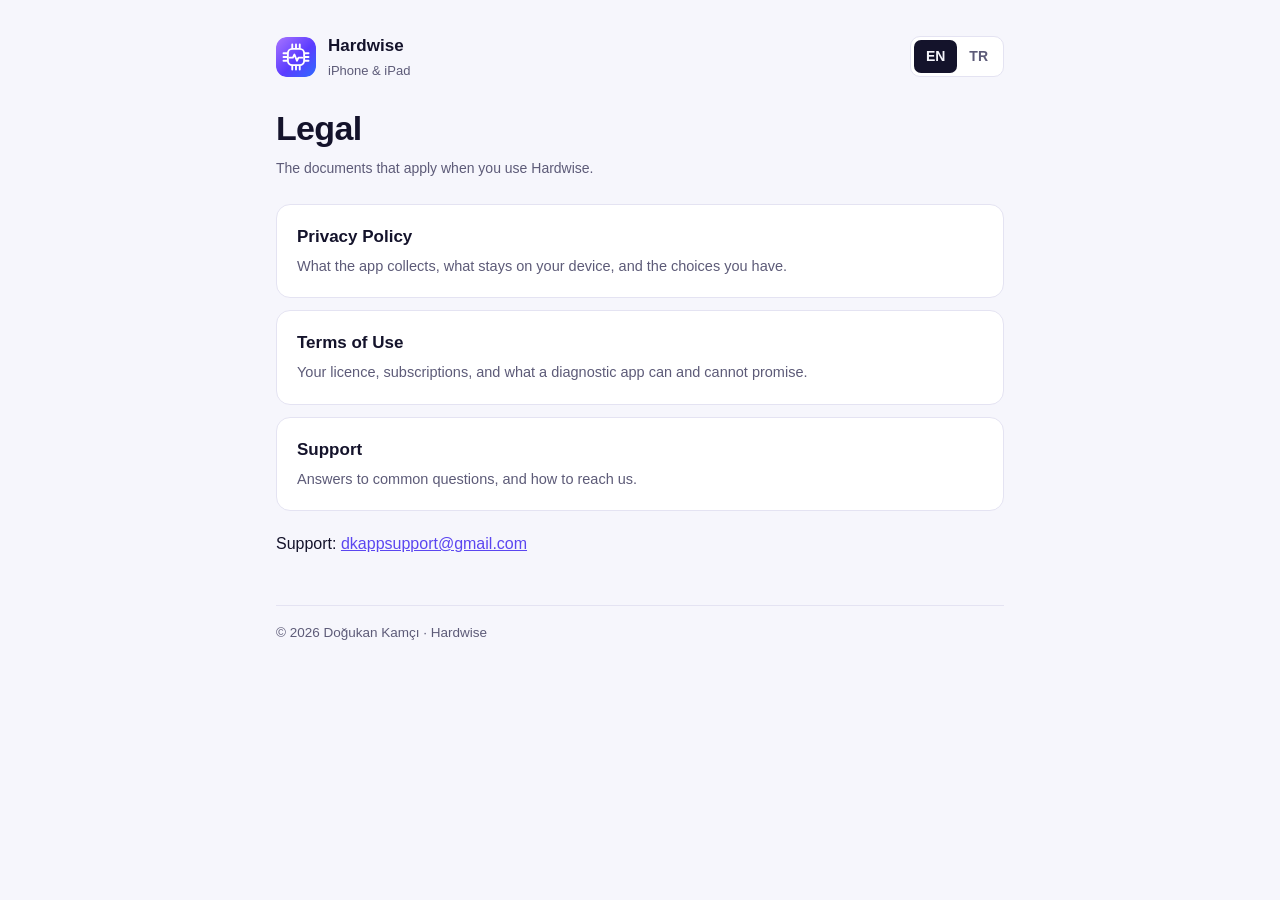
<file: index.html>
<!doctype html>
<html lang="en">
<head>
  <meta charset="utf-8">
  <meta name="viewport" content="width=device-width, initial-scale=1">
  <title>Hardwise — Legal</title>
  <meta name="description" content="Privacy policy, terms of use and support for the Hardwise iOS app.">
  <link rel="stylesheet" href="styles.css">
  <script>
    // English unless the reader's browser prefers Turkish or the URL says ?lang=tr / #tr.
    (function () {
      var q = (location.search.match(/lang=(\w+)/) || [])[1] || location.hash.slice(1);
      var pick = q === 'tr' || q === 'en' ? q : ((navigator.language || '').toLowerCase().indexOf('tr') === 0 ? 'tr' : 'en');
      document.documentElement.lang = pick;
    })();
  </script>
</head>
<body>
<div class="wrap">
  <header>
    <div class="brand">
      <svg width="40" height="40" viewBox="0 0 64 64" aria-hidden="true">
        <defs><linearGradient id="g" x1="0" y1="0" x2="1" y2="1"><stop offset="0" stop-color="#a874ff"/><stop offset=".55" stop-color="#5b3cff"/><stop offset="1" stop-color="#2f6bff"/></linearGradient></defs>
        <rect width="64" height="64" rx="15" fill="url(#g)"/>
        <g stroke="#fff" stroke-width="3" stroke-linecap="round" fill="none">
          <rect x="19" y="19" width="26" height="26" rx="7"/>
          <path d="M26 12v6M32 12v6M38 12v6M26 46v6M32 46v6M38 46v6M12 26h6M12 32h6M12 38h6M46 26h6M46 32h6M46 38h6"/>
          <path d="M22 33h5l2.5-5 4 10 2.5-5h6" stroke-linejoin="round"/>
        </g>
      </svg>
      <div>
        <div class="brand-name">Hardwise</div>
        <div class="brand-sub">iPhone &amp; iPad</div>
      </div>
    </div>
    <div class="lang" role="group" aria-label="Language">
      <button type="button" data-set="en">EN</button>
      <button type="button" data-set="tr">TR</button>
    </div>
  </header>

  <article data-lang="en">
    <h1>Legal</h1>
    <p class="meta">The documents that apply when you use Hardwise.</p>
    <div class="pick">
      <a href="privacy/"><b>Privacy Policy</b><span>What the app collects, what stays on your device, and the choices you have.</span></a>
      <a href="terms/"><b>Terms of Use</b><span>Your licence, subscriptions, and what a diagnostic app can and cannot promise.</span></a>
      <a href="support/"><b>Support</b><span>Answers to common questions, and how to reach us.</span></a>
    </div>
    <p style="margin-top:20px">Support: <a href="mailto:dkappsupport@gmail.com">dkappsupport@gmail.com</a></p>
  </article>

  <article data-lang="tr">
    <h1>Yasal</h1>
    <p class="meta">Hardwise’ı kullanırken geçerli olan belgeler.</p>
    <div class="pick">
      <a href="privacy/"><b>Gizlilik Politikası</b><span>Uygulamanın ne topladığı, nelerin cihazınızda kaldığı ve seçenekleriniz.</span></a>
      <a href="terms/"><b>Kullanım Koşulları</b><span>Lisansınız, abonelikler ve bir tanılama uygulamasının neyi vaat edip edemeyeceği.</span></a>
      <a href="support/"><b>Destek</b><span>Sık sorulan sorular ve bize nasıl ulaşabileceğiniz.</span></a>
    </div>
    <p style="margin-top:20px">Destek: <a href="mailto:dkappsupport@gmail.com">dkappsupport@gmail.com</a></p>
  </article>

  <footer>© 2026 Doğukan Kamçı · Hardwise</footer>
</div>

<script>
  (function () {
    var buttons = document.querySelectorAll('.lang button');
    function show(lang) {
      document.documentElement.lang = lang;
      document.title = lang === 'tr' ? 'Hardwise — Yasal' : 'Hardwise — Legal';
      buttons.forEach(function (b) { b.setAttribute('aria-pressed', b.dataset.set === lang ? 'true' : 'false'); });
    }
    buttons.forEach(function (b) {
      b.addEventListener('click', function () {
        show(b.dataset.set);
        try { history.replaceState(null, '', '#' + b.dataset.set); } catch (_) {}
      });
    });
    show(document.documentElement.lang);
  })();
</script>
</body>
</html>
</file>
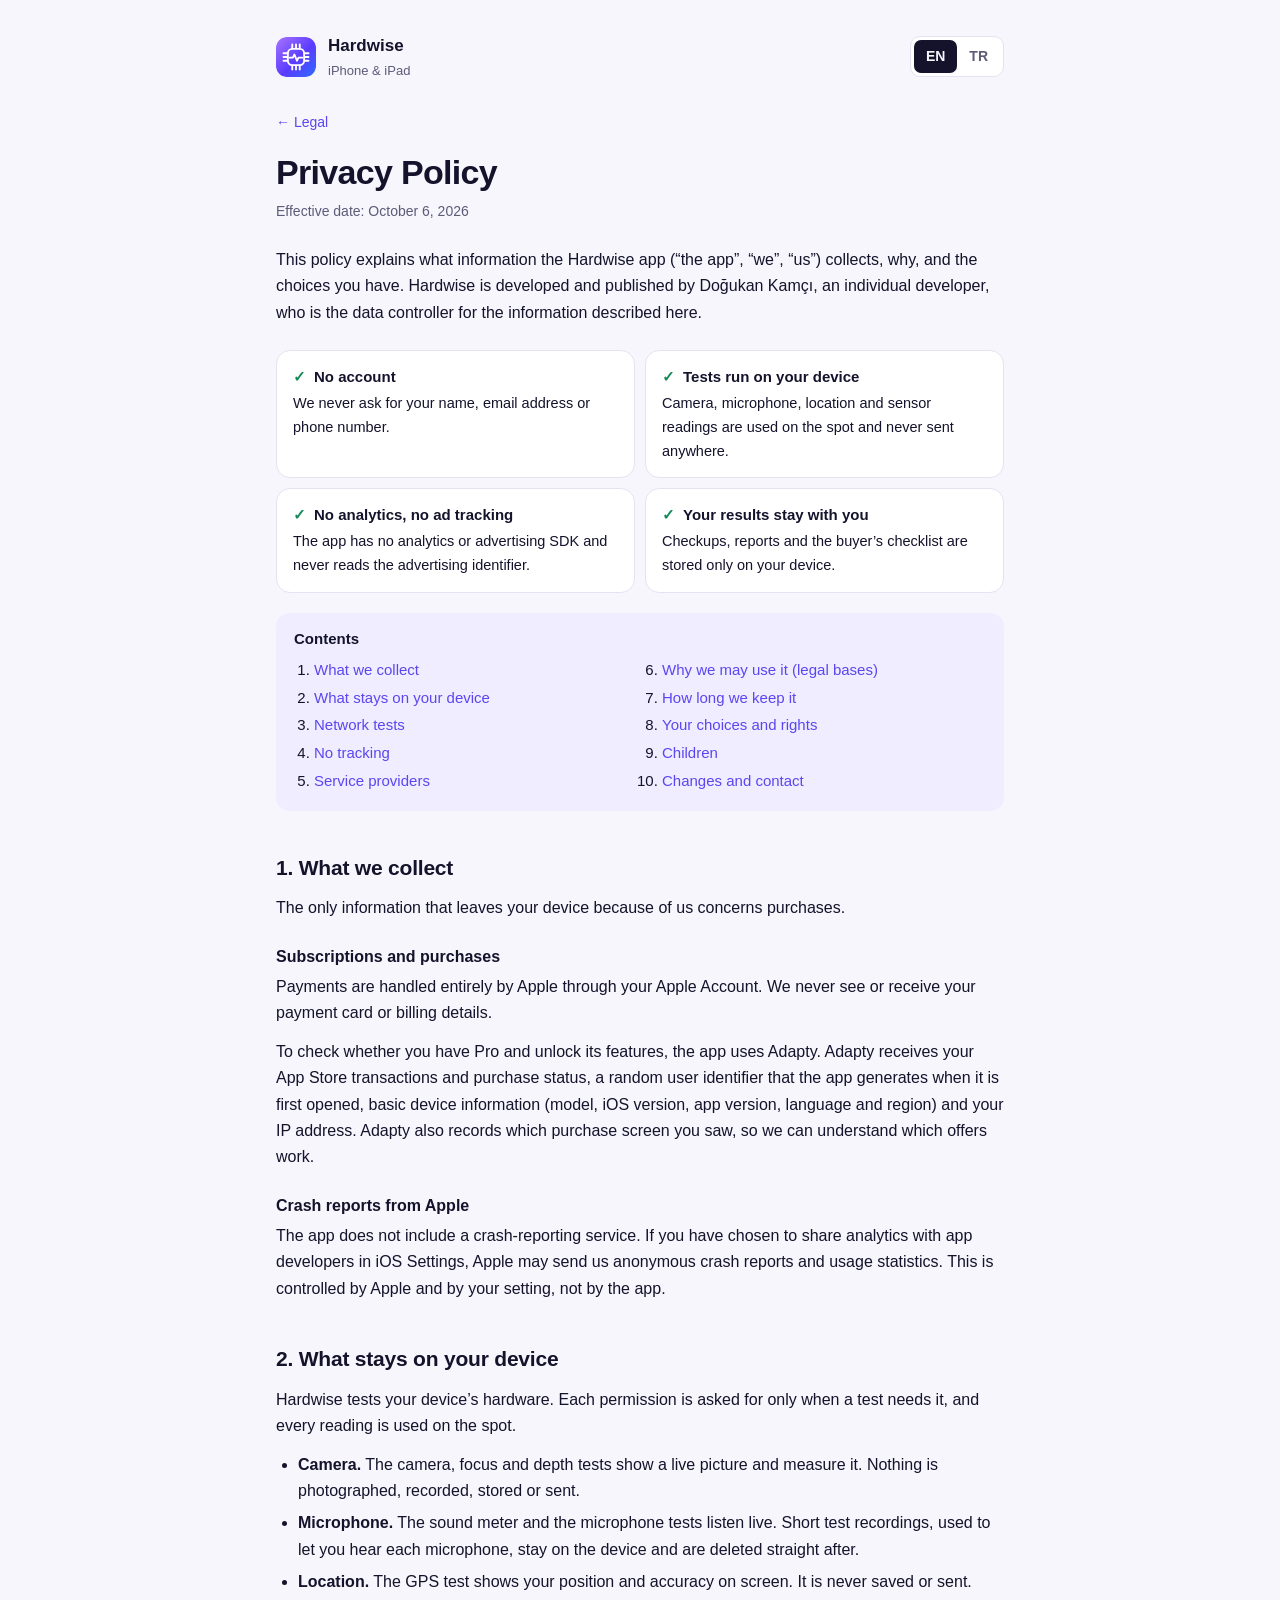
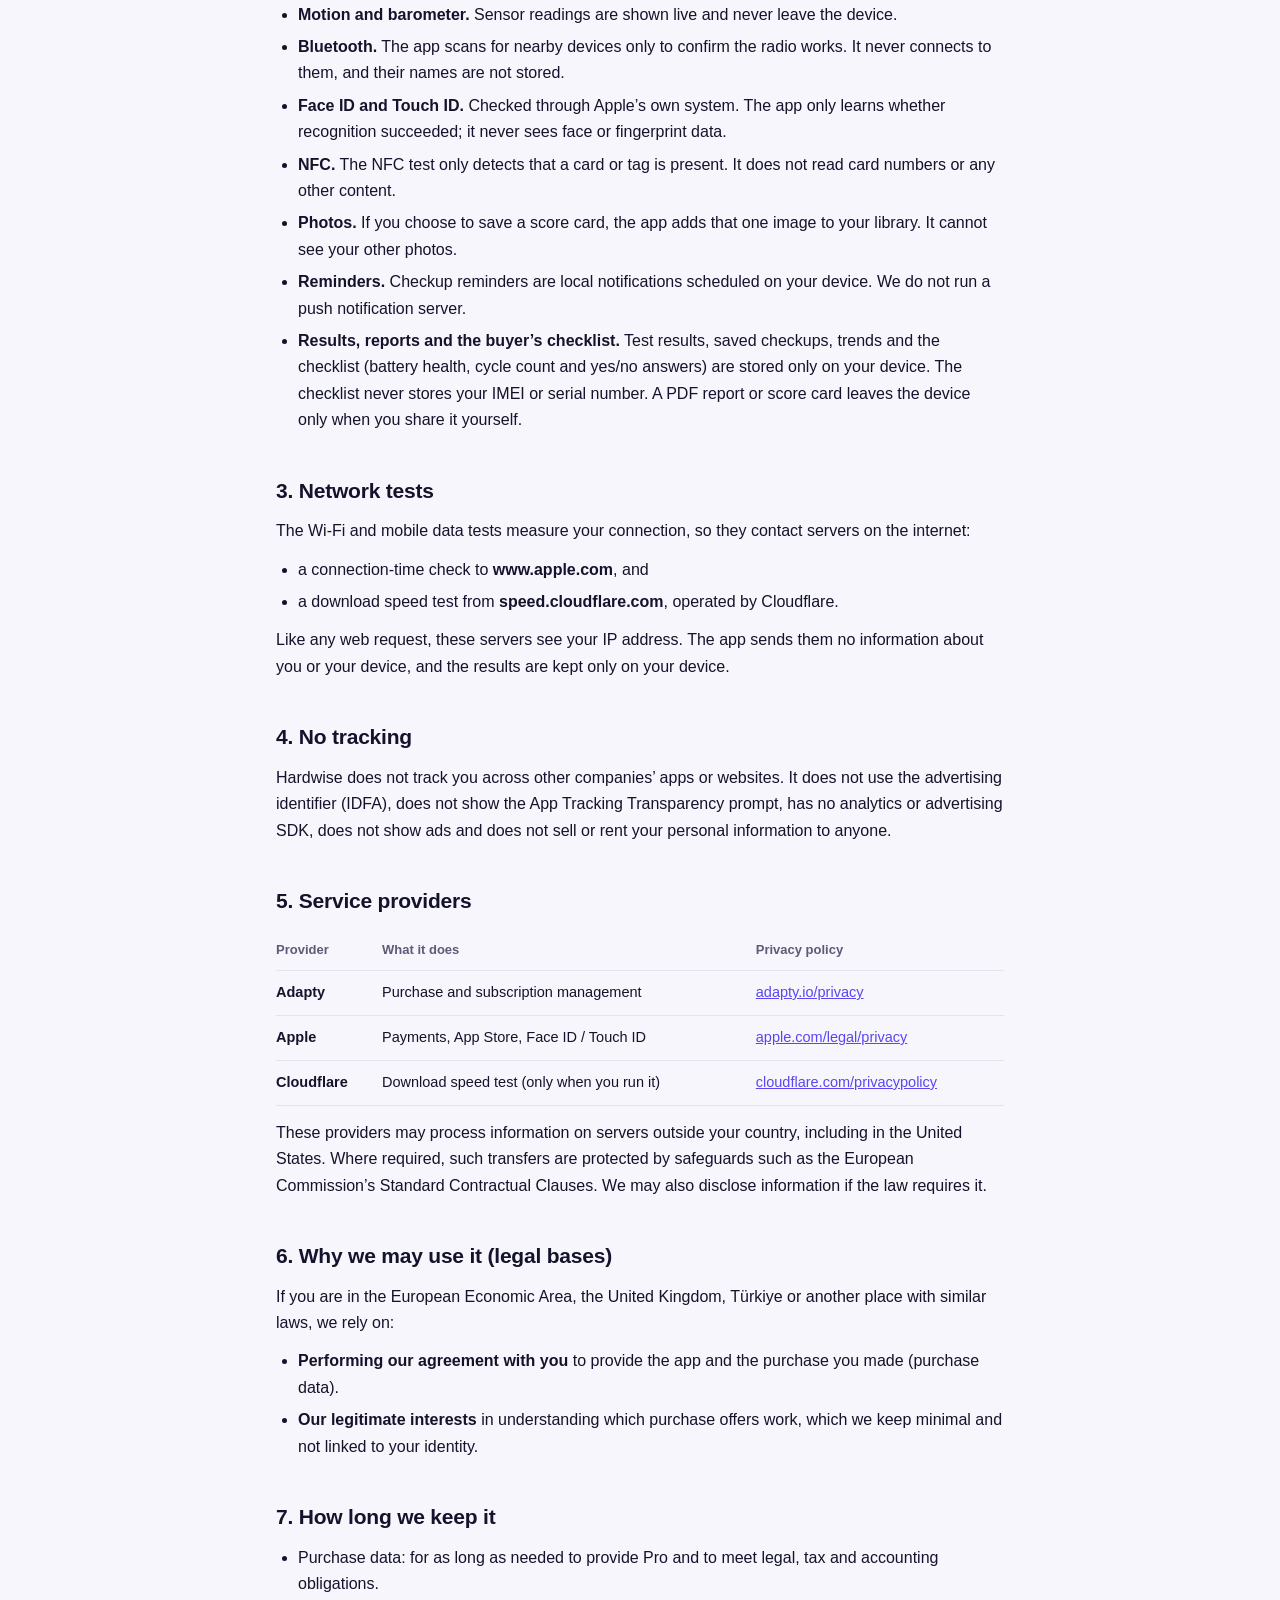
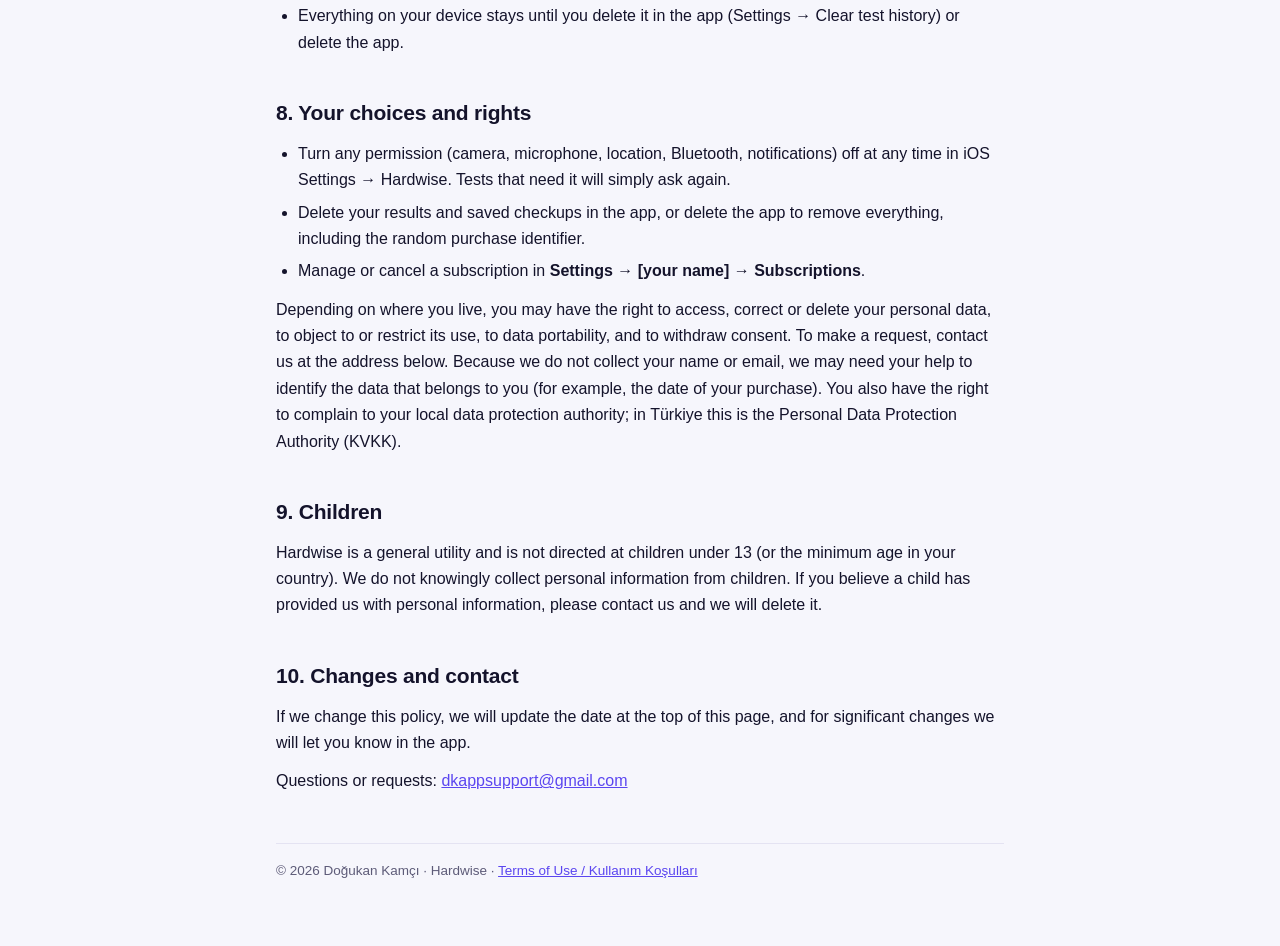
<file: privacy/index.html>
<!doctype html>
<html lang="en">
<head>
  <meta charset="utf-8">
  <meta name="viewport" content="width=device-width, initial-scale=1">
  <title>Hardwise Privacy Policy</title>
  <meta name="description" content="How the Hardwise iOS app handles your data.">
  <link rel="stylesheet" href="../styles.css">
  <script>
    // English unless the reader's browser prefers Turkish or the URL says ?lang=tr / #tr.
    (function () {
      var q = (location.search.match(/lang=(\w+)/) || [])[1] || location.hash.slice(1);
      var pick = q === 'tr' || q === 'en' ? q : ((navigator.language || '').toLowerCase().indexOf('tr') === 0 ? 'tr' : 'en');
      document.documentElement.lang = pick;
    })();
  </script>
</head>
<body>
<div class="wrap">
  <header>
    <div class="brand">
      <svg width="40" height="40" viewBox="0 0 64 64" aria-hidden="true">
        <defs><linearGradient id="g" x1="0" y1="0" x2="1" y2="1"><stop offset="0" stop-color="#a874ff"/><stop offset=".55" stop-color="#5b3cff"/><stop offset="1" stop-color="#2f6bff"/></linearGradient></defs>
        <rect width="64" height="64" rx="15" fill="url(#g)"/>
        <g stroke="#fff" stroke-width="3" stroke-linecap="round" fill="none">
          <rect x="19" y="19" width="26" height="26" rx="7"/>
          <path d="M26 12v6M32 12v6M38 12v6M26 46v6M32 46v6M38 46v6M12 26h6M12 32h6M12 38h6M46 26h6M46 32h6M46 38h6"/>
          <path d="M22 33h5l2.5-5 4 10 2.5-5h6" stroke-linejoin="round"/>
        </g>
      </svg>
      <div>
        <div class="brand-name">Hardwise</div>
        <div class="brand-sub">iPhone &amp; iPad</div>
      </div>
    </div>
    <div class="lang" role="group" aria-label="Language">
      <button type="button" data-set="en">EN</button>
      <button type="button" data-set="tr">TR</button>
    </div>
  </header>

  <article data-lang="en">
    <a class="back" href="../">← Legal</a>
    <h1>Privacy Policy</h1>
    <div class="meta">Effective date: October 6, 2026</div>

    <p>This policy explains what information the Hardwise app (“the app”, “we”, “us”) collects, why, and the choices you have. Hardwise is developed and published by Doğukan Kamçı, an individual developer, who is the data controller for the information described here.</p>

    <div class="glance">
      <div><b>No account</b>We never ask for your name, email address or phone number.</div>
      <div><b>Tests run on your device</b>Camera, microphone, location and sensor readings are used on the spot and never sent anywhere.</div>
      <div><b>No analytics, no ad tracking</b>The app has no analytics or advertising SDK and never reads the advertising identifier.</div>
      <div><b>Your results stay with you</b>Checkups, reports and the buyer’s checklist are stored only on your device.</div>
    </div>

    <nav class="toc">
      <strong>Contents</strong>
      <ol>
        <li><a href="#en-collect">What we collect</a></li>
        <li><a href="#en-device">What stays on your device</a></li>
        <li><a href="#en-network">Network tests</a></li>
        <li><a href="#en-tracking">No tracking</a></li>
        <li><a href="#en-providers">Service providers</a></li>
        <li><a href="#en-legal">Why we may use it (legal bases)</a></li>
        <li><a href="#en-retention">How long we keep it</a></li>
        <li><a href="#en-rights">Your choices and rights</a></li>
        <li><a href="#en-children">Children</a></li>
        <li><a href="#en-changes">Changes and contact</a></li>
      </ol>
    </nav>

    <h2 id="en-collect">1. What we collect</h2>
    <p>The only information that leaves your device because of us concerns purchases.</p>

    <h3>Subscriptions and purchases</h3>
    <p>Payments are handled entirely by Apple through your Apple Account. We never see or receive your payment card or billing details.</p>
    <p>To check whether you have Pro and unlock its features, the app uses Adapty. Adapty receives your App Store transactions and purchase status, a random user identifier that the app generates when it is first opened, basic device information (model, iOS version, app version, language and region) and your IP address. Adapty also records which purchase screen you saw, so we can understand which offers work.</p>

    <h3>Crash reports from Apple</h3>
    <p>The app does not include a crash-reporting service. If you have chosen to share analytics with app developers in iOS Settings, Apple may send us anonymous crash reports and usage statistics. This is controlled by Apple and by your setting, not by the app.</p>

    <h2 id="en-device">2. What stays on your device</h2>
    <p>Hardwise tests your device’s hardware. Each permission is asked for only when a test needs it, and every reading is used on the spot.</p>
    <ul>
      <li><b>Camera.</b> The camera, focus and depth tests show a live picture and measure it. Nothing is photographed, recorded, stored or sent.</li>
      <li><b>Microphone.</b> The sound meter and the microphone tests listen live. Short test recordings, used to let you hear each microphone, stay on the device and are deleted straight after.</li>
      <li><b>Location.</b> The GPS test shows your position and accuracy on screen. It is never saved or sent.</li>
      <li><b>Motion and barometer.</b> Sensor readings are shown live and never leave the device.</li>
      <li><b>Bluetooth.</b> The app scans for nearby devices only to confirm the radio works. It never connects to them, and their names are not stored.</li>
      <li><b>Face ID and Touch ID.</b> Checked through Apple’s own system. The app only learns whether recognition succeeded; it never sees face or fingerprint data.</li>
      <li><b>NFC.</b> The NFC test only detects that a card or tag is present. It does not read card numbers or any other content.</li>
      <li><b>Photos.</b> If you choose to save a score card, the app adds that one image to your library. It cannot see your other photos.</li>
      <li><b>Reminders.</b> Checkup reminders are local notifications scheduled on your device. We do not run a push notification server.</li>
      <li><b>Results, reports and the buyer’s checklist.</b> Test results, saved checkups, trends and the checklist (battery health, cycle count and yes/no answers) are stored only on your device. The checklist never stores your IMEI or serial number. A PDF report or score card leaves the device only when you share it yourself.</li>
    </ul>

    <h2 id="en-network">3. Network tests</h2>
    <p>The Wi-Fi and mobile data tests measure your connection, so they contact servers on the internet:</p>
    <ul>
      <li>a connection-time check to <b>www.apple.com</b>, and</li>
      <li>a download speed test from <b>speed.cloudflare.com</b>, operated by Cloudflare.</li>
    </ul>
    <p>Like any web request, these servers see your IP address. The app sends them no information about you or your device, and the results are kept only on your device.</p>

    <h2 id="en-tracking">4. No tracking</h2>
    <p>Hardwise does not track you across other companies’ apps or websites. It does not use the advertising identifier (IDFA), does not show the App Tracking Transparency prompt, has no analytics or advertising SDK, does not show ads and does not sell or rent your personal information to anyone.</p>

    <h2 id="en-providers">5. Service providers</h2>
    <table>
      <thead><tr><th>Provider</th><th>What it does</th><th>Privacy policy</th></tr></thead>
      <tbody>
        <tr><td>Adapty</td><td>Purchase and subscription management</td><td><a href="https://adapty.io/privacy">adapty.io/privacy</a></td></tr>
        <tr><td>Apple</td><td>Payments, App Store, Face ID / Touch ID</td><td><a href="https://www.apple.com/legal/privacy/">apple.com/legal/privacy</a></td></tr>
        <tr><td>Cloudflare</td><td>Download speed test (only when you run it)</td><td><a href="https://www.cloudflare.com/privacypolicy/">cloudflare.com/privacypolicy</a></td></tr>
      </tbody>
    </table>
    <p>These providers may process information on servers outside your country, including in the United States. Where required, such transfers are protected by safeguards such as the European Commission’s Standard Contractual Clauses. We may also disclose information if the law requires it.</p>

    <h2 id="en-legal">6. Why we may use it (legal bases)</h2>
    <p>If you are in the European Economic Area, the United Kingdom, Türkiye or another place with similar laws, we rely on:</p>
    <ul>
      <li><b>Performing our agreement with you</b> to provide the app and the purchase you made (purchase data).</li>
      <li><b>Our legitimate interests</b> in understanding which purchase offers work, which we keep minimal and not linked to your identity.</li>
    </ul>

    <h2 id="en-retention">7. How long we keep it</h2>
    <ul>
      <li>Purchase data: for as long as needed to provide Pro and to meet legal, tax and accounting obligations.</li>
      <li>Everything on your device stays until you delete it in the app (Settings → Clear test history) or delete the app.</li>
    </ul>

    <h2 id="en-rights">8. Your choices and rights</h2>
    <ul>
      <li>Turn any permission (camera, microphone, location, Bluetooth, notifications) off at any time in iOS Settings → Hardwise. Tests that need it will simply ask again.</li>
      <li>Delete your results and saved checkups in the app, or delete the app to remove everything, including the random purchase identifier.</li>
      <li>Manage or cancel a subscription in <b>Settings → [your name] → Subscriptions</b>.</li>
    </ul>
    <p>Depending on where you live, you may have the right to access, correct or delete your personal data, to object to or restrict its use, to data portability, and to withdraw consent. To make a request, contact us at the address below. Because we do not collect your name or email, we may need your help to identify the data that belongs to you (for example, the date of your purchase). You also have the right to complain to your local data protection authority; in Türkiye this is the Personal Data Protection Authority (KVKK).</p>

    <h2 id="en-children">9. Children</h2>
    <p>Hardwise is a general utility and is not directed at children under 13 (or the minimum age in your country). We do not knowingly collect personal information from children. If you believe a child has provided us with personal information, please contact us and we will delete it.</p>

    <h2 id="en-changes">10. Changes and contact</h2>
    <p>If we change this policy, we will update the date at the top of this page, and for significant changes we will let you know in the app.</p>
    <p>Questions or requests: <a href="mailto:dkappsupport@gmail.com">dkappsupport@gmail.com</a></p>
  </article>

  <article data-lang="tr">
    <a class="back" href="../">← Yasal</a>
    <h1>Gizlilik Politikası</h1>
    <div class="meta">Yürürlük tarihi: 6 Ekim 2026</div>

    <p>Bu politika, Hardwise uygulamasının (“uygulama”, “biz”) hangi bilgileri, neden topladığını ve sahip olduğunuz seçenekleri açıklar. Hardwise, bireysel geliştirici Doğukan Kamçı tarafından geliştirilip yayınlanmaktadır; burada anlatılan veriler bakımından veri sorumlusu Doğukan Kamçı’dır.</p>

    <div class="glance">
      <div><b>Hesap yok</b>Adınızı, e-posta adresinizi veya telefon numaranızı asla istemeyiz.</div>
      <div><b>Testler cihazınızda çalışır</b>Kamera, mikrofon, konum ve sensör verileri anında kullanılır, hiçbir yere gönderilmez.</div>
      <div><b>Analitik ve reklam takibi yok</b>Uygulamada analitik veya reklam SDK’sı yoktur; reklam kimliği asla okunmaz.</div>
      <div><b>Sonuçlarınız sizde kalır</b>Taramalar, raporlar ve alıcı kontrol listesi yalnızca cihazınızda saklanır.</div>
    </div>

    <nav class="toc">
      <strong>İçindekiler</strong>
      <ol>
        <li><a href="#tr-collect">Topladığımız bilgiler</a></li>
        <li><a href="#tr-device">Cihazınızda kalanlar</a></li>
        <li><a href="#tr-network">Ağ testleri</a></li>
        <li><a href="#tr-tracking">Takip yok</a></li>
        <li><a href="#tr-providers">Hizmet sağlayıcılar</a></li>
        <li><a href="#tr-legal">Hukuki sebepler</a></li>
        <li><a href="#tr-retention">Saklama süreleri</a></li>
        <li><a href="#tr-rights">Seçenekleriniz ve haklarınız</a></li>
        <li><a href="#tr-children">Çocuklar</a></li>
        <li><a href="#tr-changes">Değişiklikler ve iletişim</a></li>
      </ol>
    </nav>

    <h2 id="tr-collect">1. Topladığımız bilgiler</h2>
    <p>Bizim nedenimizle cihazınızdan çıkan tek bilgi satın almalarla ilgilidir.</p>

    <h3>Abonelikler ve satın almalar</h3>
    <p>Ödemeler tamamen Apple tarafından, Apple Hesabınız üzerinden yürütülür. Kart veya fatura bilgilerinizi asla görmeyiz ve almayız.</p>
    <p>Pro’ya sahip olup olmadığınızı kontrol etmek ve özelliklerini açmak için uygulama Adapty’yi kullanır. Adapty; App Store işlemlerinizi ve satın alma durumunuzu, uygulamanın ilk açılışta ürettiği rastgele bir kullanıcı kimliğini, temel cihaz bilgilerini (model, iOS sürümü, uygulama sürümü, dil ve bölge) ve IP adresinizi alır. Adapty ayrıca hangi teklifin işe yaradığını anlayabilmemiz için hangi satın alma ekranını gördüğünüzü kaydeder.</p>

    <h3>Apple’dan gelen çökme raporları</h3>
    <p>Uygulamada bir çökme raporlama hizmeti yoktur. iOS Ayarları’nda analiz verilerini uygulama geliştiricileriyle paylaşmayı seçtiyseniz, Apple bize anonim çökme raporları ve kullanım istatistikleri gönderebilir. Bu, uygulama tarafından değil Apple ve sizin ayarınız tarafından yönetilir.</p>

    <h2 id="tr-device">2. Cihazınızda kalanlar</h2>
    <p>Hardwise cihazınızın donanımını test eder. Her izin yalnızca bir test ihtiyaç duyduğunda istenir ve her ölçüm anında kullanılır.</p>
    <ul>
      <li><b>Kamera.</b> Kamera, odak ve derinlik testleri canlı görüntü gösterip onu ölçer. Hiçbir şey fotoğraflanmaz, kaydedilmez, saklanmaz veya gönderilmez.</li>
      <li><b>Mikrofon.</b> Ses ölçer ve mikrofon testleri anlık dinler. Her mikrofonu dinleyebilmeniz için alınan kısa test kayıtları cihazda kalır ve hemen ardından silinir.</li>
      <li><b>Konum.</b> GPS testi konumunuzu ve doğruluğunu ekranda gösterir. Asla kaydedilmez veya gönderilmez.</li>
      <li><b>Hareket ve barometre.</b> Sensör değerleri anlık gösterilir ve cihazdan çıkmaz.</li>
      <li><b>Bluetooth.</b> Uygulama yakındaki cihazları yalnızca radyonun çalıştığını doğrulamak için tarar. Onlara asla bağlanmaz ve adlarını saklamaz.</li>
      <li><b>Face ID ve Touch ID.</b> Apple’ın kendi sistemi üzerinden kontrol edilir. Uygulama yalnızca tanımanın başarılı olup olmadığını öğrenir; yüz veya parmak izi verisini asla görmez.</li>
      <li><b>NFC.</b> NFC testi yalnızca bir kartın veya etiketin varlığını algılar. Kart numarasını veya başka bir içeriği okumaz.</li>
      <li><b>Fotoğraflar.</b> Bir puan kartını kaydetmeyi seçerseniz uygulama yalnızca o görüntüyü arşivinize ekler. Diğer fotoğraflarınızı göremez.</li>
      <li><b>Hatırlatıcılar.</b> Tarama hatırlatıcıları cihazınızda planlanan yerel bildirimlerdir. Bir anlık bildirim sunucusu işletmiyoruz.</li>
      <li><b>Sonuçlar, raporlar ve alıcı kontrol listesi.</b> Test sonuçları, kaydedilen taramalar, eğilimler ve kontrol listesi (pil sağlığı, döngü sayısı ve evet/hayır yanıtları) yalnızca cihazınızda saklanır. Kontrol listesi IMEI veya seri numaranızı asla saklamaz. PDF rapor veya puan kartı yalnızca siz paylaştığınızda cihazdan çıkar.</li>
    </ul>

    <h2 id="tr-network">3. Ağ testleri</h2>
    <p>Wi-Fi ve hücresel veri testleri bağlantınızı ölçtüğü için internetteki sunuculara bağlanır:</p>
    <ul>
      <li><b>www.apple.com</b> adresine bir bağlantı süresi ölçümü ve</li>
      <li>Cloudflare tarafından işletilen <b>speed.cloudflare.com</b> üzerinden bir indirme hızı testi.</li>
    </ul>
    <p>Her web isteğinde olduğu gibi bu sunucular IP adresinizi görür. Uygulama onlara sizinle veya cihazınızla ilgili hiçbir bilgi göndermez; sonuçlar yalnızca cihazınızda tutulur.</p>

    <h2 id="tr-tracking">4. Takip yok</h2>
    <p>Hardwise sizi diğer şirketlerin uygulamaları veya web siteleri arasında takip etmez. Reklam kimliğini (IDFA) kullanmaz, Uygulama Takip Şeffaflığı izin penceresini göstermez, analitik veya reklam SDK’sı içermez, reklam göstermez ve kişisel bilgilerinizi kimseye satmaz veya kiralamaz.</p>

    <h2 id="tr-providers">5. Hizmet sağlayıcılar</h2>
    <table>
      <thead><tr><th>Sağlayıcı</th><th>Ne yapar</th><th>Gizlilik politikası</th></tr></thead>
      <tbody>
        <tr><td>Adapty</td><td>Satın alma ve abonelik yönetimi</td><td><a href="https://adapty.io/privacy">adapty.io/privacy</a></td></tr>
        <tr><td>Apple</td><td>Ödemeler, App Store, Face ID / Touch ID</td><td><a href="https://www.apple.com/legal/privacy/">apple.com/legal/privacy</a></td></tr>
        <tr><td>Cloudflare</td><td>İndirme hızı testi (yalnızca siz çalıştırdığınızda)</td><td><a href="https://www.cloudflare.com/privacypolicy/">cloudflare.com/privacypolicy</a></td></tr>
      </tbody>
    </table>
    <p>Bu sağlayıcılar bilgileri, Amerika Birleşik Devletleri dahil olmak üzere ülkeniz dışındaki sunucularda işleyebilir. Gerektiğinde bu aktarımlar Avrupa Komisyonu’nun Standart Sözleşme Hükümleri gibi güvencelerle korunur. Kanunun gerektirmesi hâlinde bilgileri ayrıca açıklayabiliriz.</p>

    <h2 id="tr-legal">6. Hukuki sebepler</h2>
    <p>Avrupa Ekonomik Alanı, Birleşik Krallık, Türkiye veya benzer kanunların geçerli olduğu bir yerdeyseniz şu hukuki sebeplere dayanırız:</p>
    <ul>
      <li><b>Sizinle yaptığımız sözleşmenin ifası:</b> uygulamayı ve satın aldığınız ürünü sağlamak (satın alma verileri).</li>
      <li><b>Meşru menfaatimiz:</b> hangi satın alma tekliflerinin işe yaradığını anlamak; bunu asgari düzeyde ve kimliğinizle ilişkilendirmeden yaparız.</li>
    </ul>

    <h2 id="tr-retention">7. Saklama süreleri</h2>
    <ul>
      <li>Satın alma verileri: Pro’yu sağlamak ve yasal, vergi ve muhasebe yükümlülüklerini yerine getirmek için gerektiği süre boyunca.</li>
      <li>Cihazınızdaki her şey, siz uygulamada silene (Ayarlar → Test geçmişini temizle) veya uygulamayı silene kadar kalır.</li>
    </ul>

    <h2 id="tr-rights">8. Seçenekleriniz ve haklarınız</h2>
    <ul>
      <li>Herhangi bir izni (kamera, mikrofon, konum, Bluetooth, bildirimler) istediğiniz zaman iOS Ayarlar → Hardwise bölümünden kapatabilirsiniz. Ona ihtiyaç duyan testler yeniden izin ister.</li>
      <li>Sonuçlarınızı ve kayıtlı taramalarınızı uygulamadan silebilir ya da rastgele satın alma kimliği dahil her şeyi kaldırmak için uygulamayı silebilirsiniz.</li>
      <li>Aboneliğinizi <b>Ayarlar → [adınız] → Abonelikler</b> bölümünden yönetebilir veya iptal edebilirsiniz.</li>
    </ul>
    <p>Yaşadığınız yere bağlı olarak kişisel verilerinize erişme, onları düzelttirme veya sildirme, işlenmesine itiraz etme veya kısıtlama, veri taşınabilirliği ve rızanızı geri çekme haklarınız olabilir. Talepte bulunmak için aşağıdaki adresten bize ulaşın. Adınızı veya e-postanızı toplamadığımız için size ait verileri belirlemede yardımınıza ihtiyaç duyabiliriz (örneğin satın alma tarihiniz). Ayrıca yerel veri koruma otoritenize şikâyette bulunma hakkınız vardır; Türkiye’de bu, Kişisel Verileri Koruma Kurumu’dur (KVKK).</p>

    <h2 id="tr-children">9. Çocuklar</h2>
    <p>Hardwise genel amaçlı bir araçtır ve 13 yaşından (veya ülkenizdeki asgari yaştan) küçük çocuklara yönelik değildir. Çocuklardan bilerek kişisel bilgi toplamayız. Bir çocuğun bize kişisel bilgi verdiğini düşünüyorsanız lütfen bize ulaşın, silelim.</p>

    <h2 id="tr-changes">10. Değişiklikler ve iletişim</h2>
    <p>Bu politikayı değiştirirsek sayfanın üstündeki tarihi güncelleriz; önemli değişiklikleri uygulama içinde de bildiririz.</p>
    <p>Sorular veya talepler: <a href="mailto:dkappsupport@gmail.com">dkappsupport@gmail.com</a></p>
  </article>

  <footer>© 2026 Doğukan Kamçı · Hardwise · <a href="../terms/">Terms of Use / Kullanım Koşulları</a></footer>
</div>

<script>
  (function () {
    var buttons = document.querySelectorAll('.lang button');
    function show(lang) {
      document.documentElement.lang = lang;
      document.title = lang === 'tr' ? 'Hardwise Gizlilik Politikası' : 'Hardwise Privacy Policy';
      buttons.forEach(function (b) { b.setAttribute('aria-pressed', b.dataset.set === lang ? 'true' : 'false'); });
    }
    buttons.forEach(function (b) {
      b.addEventListener('click', function () {
        show(b.dataset.set);
        try { history.replaceState(null, '', '#' + b.dataset.set); } catch (_) {}
      });
    });
    show(document.documentElement.lang);
  })();
</script>
</body>
</html>
</file>
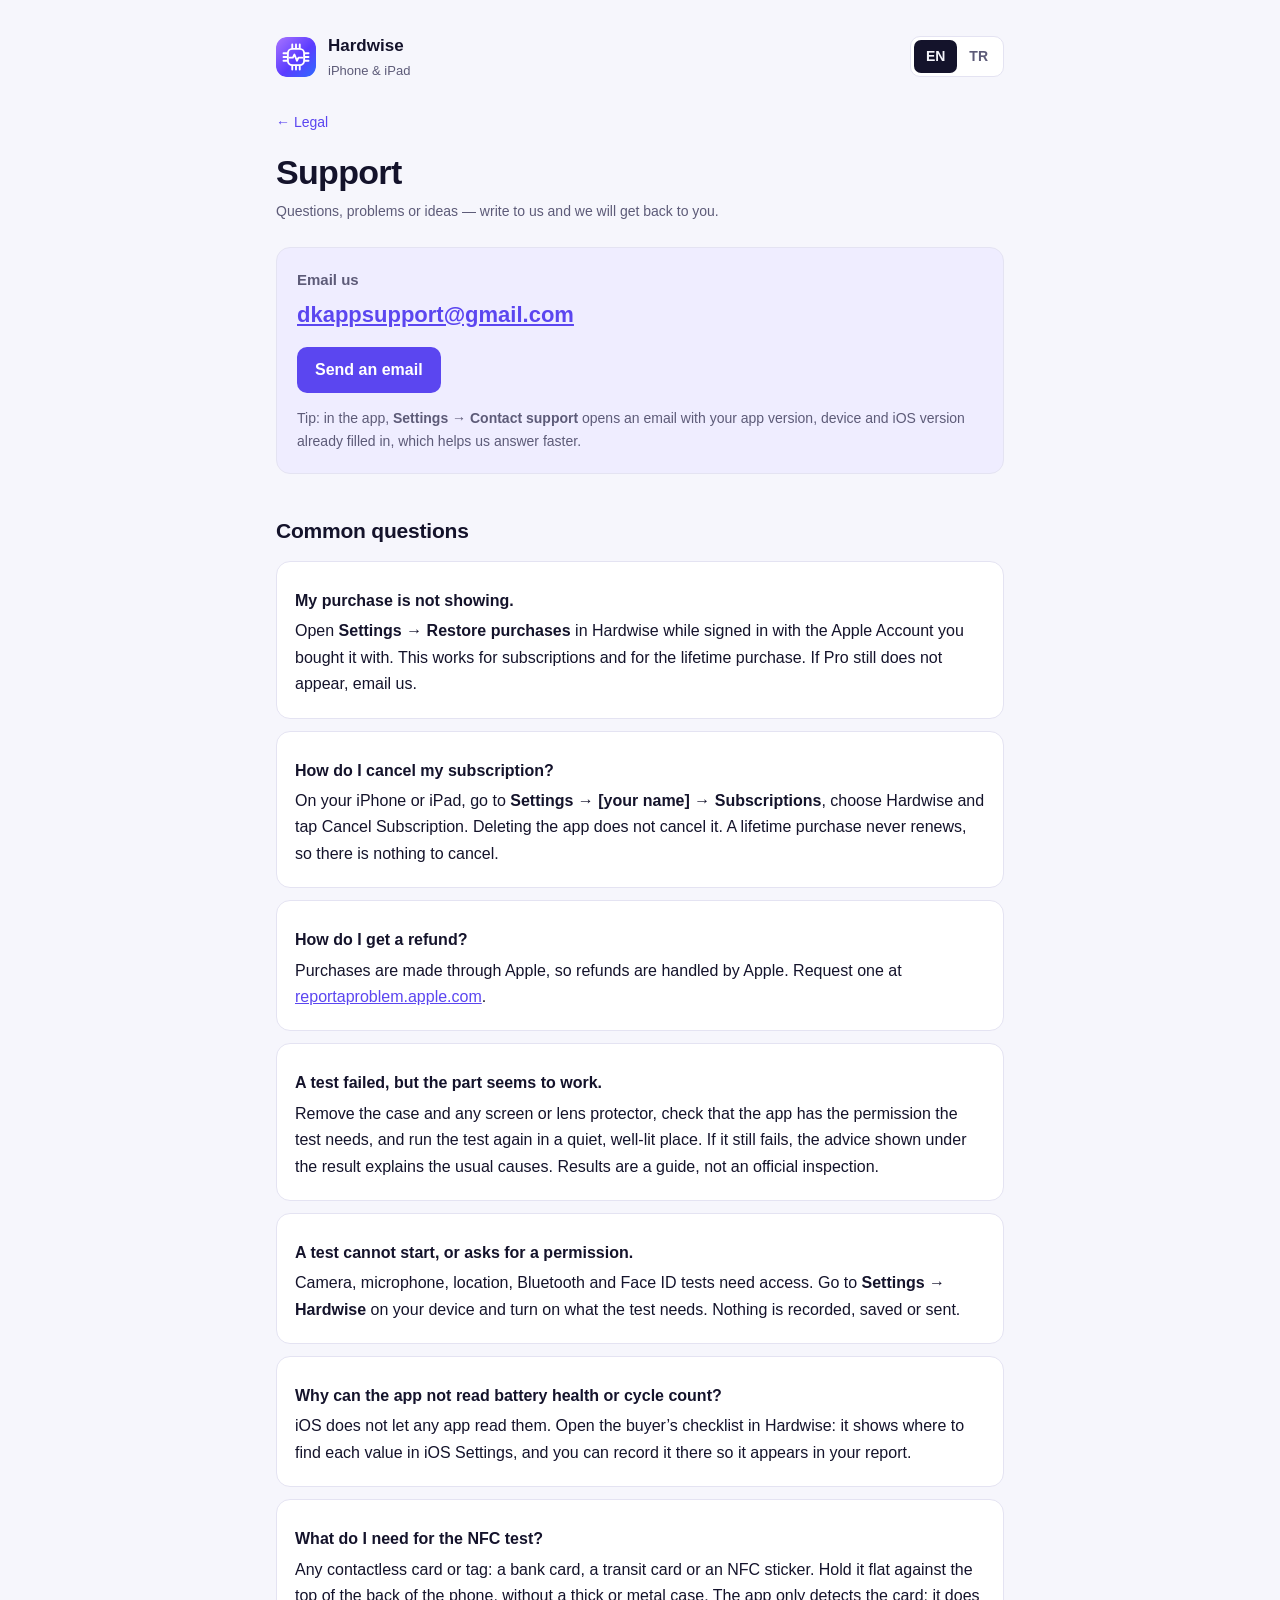
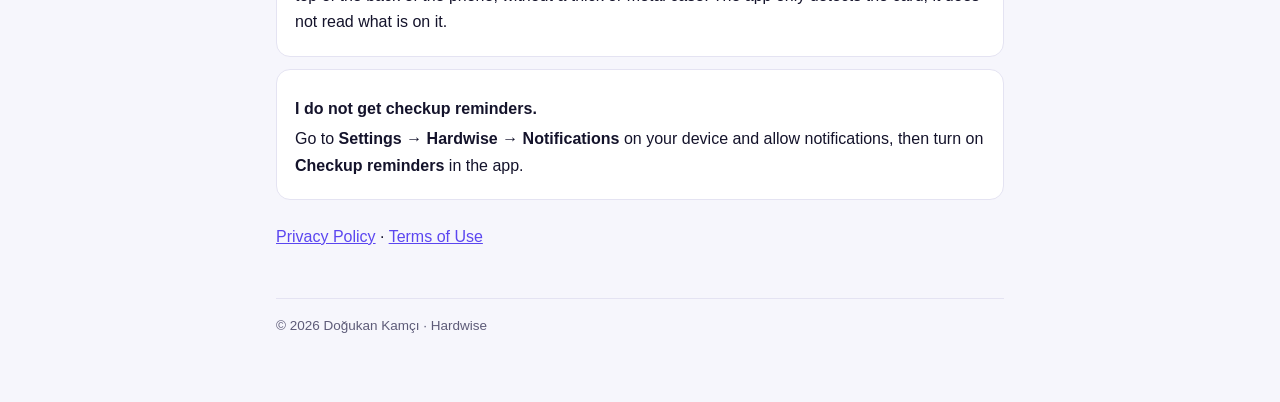
<file: support/index.html>
<!doctype html>
<html lang="en">
<head>
  <meta charset="utf-8">
  <meta name="viewport" content="width=device-width, initial-scale=1">
  <title>Hardwise Support</title>
  <meta name="description" content="Help and contact for the Hardwise iOS app.">
  <link rel="stylesheet" href="../styles.css">
  <script>
    // English unless the reader's browser prefers Turkish or the URL says ?lang=tr / #tr.
    (function () {
      var q = (location.search.match(/lang=(\w+)/) || [])[1] || location.hash.slice(1);
      var pick = q === 'tr' || q === 'en' ? q : ((navigator.language || '').toLowerCase().indexOf('tr') === 0 ? 'tr' : 'en');
      document.documentElement.lang = pick;
    })();
  </script>
</head>
<body>
<div class="wrap">
  <header>
    <div class="brand">
      <svg width="40" height="40" viewBox="0 0 64 64" aria-hidden="true">
        <defs><linearGradient id="g" x1="0" y1="0" x2="1" y2="1"><stop offset="0" stop-color="#a874ff"/><stop offset=".55" stop-color="#5b3cff"/><stop offset="1" stop-color="#2f6bff"/></linearGradient></defs>
        <rect width="64" height="64" rx="15" fill="url(#g)"/>
        <g stroke="#fff" stroke-width="3" stroke-linecap="round" fill="none">
          <rect x="19" y="19" width="26" height="26" rx="7"/>
          <path d="M26 12v6M32 12v6M38 12v6M26 46v6M32 46v6M38 46v6M12 26h6M12 32h6M12 38h6M46 26h6M46 32h6M46 38h6"/>
          <path d="M22 33h5l2.5-5 4 10 2.5-5h6" stroke-linejoin="round"/>
        </g>
      </svg>
      <div>
        <div class="brand-name">Hardwise</div>
        <div class="brand-sub">iPhone &amp; iPad</div>
      </div>
    </div>
    <div class="lang" role="group" aria-label="Language">
      <button type="button" data-set="en">EN</button>
      <button type="button" data-set="tr">TR</button>
    </div>
  </header>

  <article data-lang="en">
    <a class="back" href="../">← Legal</a>
    <h1>Support</h1>
    <p class="meta">Questions, problems or ideas — write to us and we will get back to you.</p>

    <div class="contact">
      <b>Email us</b>
      <a class="contact-mail" href="mailto:dkappsupport@gmail.com">dkappsupport@gmail.com</a>
      <a class="contact-button" href="mailto:dkappsupport@gmail.com?subject=Hardwise">Send an email</a>
      <span>Tip: in the app, <b>Settings → Contact support</b> opens an email with your app version, device and iOS version already filled in, which helps us answer faster.</span>
    </div>

    <h2>Common questions</h2>
    <div class="card">
      <h3>My purchase is not showing.</h3>
      <p>Open <b>Settings → Restore purchases</b> in Hardwise while signed in with the Apple Account you bought it with. This works for subscriptions and for the lifetime purchase. If Pro still does not appear, email us.</p>
    </div>
    <div class="card">
      <h3>How do I cancel my subscription?</h3>
      <p>On your iPhone or iPad, go to <b>Settings → [your name] → Subscriptions</b>, choose Hardwise and tap Cancel Subscription. Deleting the app does not cancel it. A lifetime purchase never renews, so there is nothing to cancel.</p>
    </div>
    <div class="card">
      <h3>How do I get a refund?</h3>
      <p>Purchases are made through Apple, so refunds are handled by Apple. Request one at <a href="https://reportaproblem.apple.com">reportaproblem.apple.com</a>.</p>
    </div>
    <div class="card">
      <h3>A test failed, but the part seems to work.</h3>
      <p>Remove the case and any screen or lens protector, check that the app has the permission the test needs, and run the test again in a quiet, well-lit place. If it still fails, the advice shown under the result explains the usual causes. Results are a guide, not an official inspection.</p>
    </div>
    <div class="card">
      <h3>A test cannot start, or asks for a permission.</h3>
      <p>Camera, microphone, location, Bluetooth and Face ID tests need access. Go to <b>Settings → Hardwise</b> on your device and turn on what the test needs. Nothing is recorded, saved or sent.</p>
    </div>
    <div class="card">
      <h3>Why can the app not read battery health or cycle count?</h3>
      <p>iOS does not let any app read them. Open the buyer’s checklist in Hardwise: it shows where to find each value in iOS Settings, and you can record it there so it appears in your report.</p>
    </div>
    <div class="card">
      <h3>What do I need for the NFC test?</h3>
      <p>Any contactless card or tag: a bank card, a transit card or an NFC sticker. Hold it flat against the top of the back of the phone, without a thick or metal case. The app only detects the card; it does not read what is on it.</p>
    </div>
    <div class="card">
      <h3>I do not get checkup reminders.</h3>
      <p>Go to <b>Settings → Hardwise → Notifications</b> on your device and allow notifications, then turn on <b>Checkup reminders</b> in the app.</p>
    </div>
    <p style="margin-top:24px"><a href="../privacy/">Privacy Policy</a> · <a href="../terms/">Terms of Use</a></p>
  </article>

  <article data-lang="tr">
    <a class="back" href="../">← Yasal</a>
    <h1>Destek</h1>
    <p class="meta">Soru, sorun veya öneri — bize yazın, size dönelim.</p>

    <div class="contact">
      <b>E-posta gönderin</b>
      <a class="contact-mail" href="mailto:dkappsupport@gmail.com">dkappsupport@gmail.com</a>
      <a class="contact-button" href="mailto:dkappsupport@gmail.com?subject=Hardwise">E-posta gönder</a>
      <span>İpucu: Uygulamada <b>Ayarlar → Destek ile iletişime geçin</b> seçeneği; uygulama sürümü, cihaz ve iOS sürümü önceden doldurulmuş bir e-posta açar. Böylece size daha hızlı yanıt verebiliriz.</span>
    </div>

    <h2>Sık sorulan sorular</h2>
    <div class="card">
      <h3>Satın aldığım ürün görünmüyor.</h3>
      <p>Satın alırken kullandığınız Apple Hesabı ile oturum açıkken Hardwise’ta <b>Ayarlar → Satın almaları geri yükle</b> seçeneğine dokunun. Bu, abonelikler ve ömür boyu satın alma için çalışır. Pro yine görünmezse bize yazın.</p>
    </div>
    <div class="card">
      <h3>Aboneliğimi nasıl iptal ederim?</h3>
      <p>iPhone veya iPad’inizde <b>Ayarlar → [adınız] → Abonelikler</b> bölümüne gidin, Hardwise’ı seçin ve Aboneliği İptal Et’e dokunun. Uygulamayı silmek aboneliği iptal etmez. Ömür boyu satın alma yenilenmediği için iptal edilecek bir şey yoktur.</p>
    </div>
    <div class="card">
      <h3>Nasıl iade alabilirim?</h3>
      <p>Satın almalar Apple üzerinden yapıldığı için iadeleri Apple yürütür. Talebinizi <a href="https://reportaproblem.apple.com">reportaproblem.apple.com</a> adresinden iletebilirsiniz.</p>
    </div>
    <div class="card">
      <h3>Bir test başarısız oldu ama parça çalışıyor gibi.</h3>
      <p>Kılıfı ve varsa ekran veya lens koruyucuyu çıkarın, testin ihtiyaç duyduğu izni verdiğinizi kontrol edin ve testi sessiz, iyi aydınlatılmış bir yerde yeniden çalıştırın. Yine başarısız olursa sonucun altındaki öneriler olası nedenleri açıklar. Sonuçlar bir rehberdir, resmî ekspertiz değildir.</p>
    </div>
    <div class="card">
      <h3>Bir test başlamıyor veya izin istiyor.</h3>
      <p>Kamera, mikrofon, konum, Bluetooth ve Face ID testleri erişim ister. Cihazınızda <b>Ayarlar → Hardwise</b> bölümüne gidip testin ihtiyaç duyduğu izni açın. Hiçbir şey kaydedilmez, saklanmaz veya gönderilmez.</p>
    </div>
    <div class="card">
      <h3>Uygulama neden pil sağlığını veya döngü sayısını okuyamıyor?</h3>
      <p>iOS hiçbir uygulamanın bunları okumasına izin vermez. Hardwise’ta alıcı kontrol listesini açın: her değerin iOS Ayarları’nda nerede olduğunu gösterir; değeri oraya girerek raporunuzda görünmesini sağlayabilirsiniz.</p>
    </div>
    <div class="card">
      <h3>NFC testi için ne gerekiyor?</h3>
      <p>Herhangi bir temassız kart veya etiket: banka kartı, ulaşım kartı veya NFC etiketi. Kalın veya metal kılıf olmadan telefonun arkasının üst kısmına düz tutun. Uygulama yalnızca kartı algılar; üzerindeki bilgiyi okumaz.</p>
    </div>
    <div class="card">
      <h3>Tarama hatırlatıcıları gelmiyor.</h3>
      <p>Cihazınızda <b>Ayarlar → Hardwise → Bildirimler</b> bölümünden bildirimlere izin verin, ardından uygulamada <b>Tarama hatırlatıcıları</b> seçeneğini açın.</p>
    </div>
    <p style="margin-top:24px"><a href="../privacy/">Gizlilik Politikası</a> · <a href="../terms/">Kullanım Koşulları</a></p>
  </article>

  <footer>© 2026 Doğukan Kamçı · Hardwise</footer>
</div>

<script>
  (function () {
    var buttons = document.querySelectorAll('.lang button');
    function show(lang) {
      document.documentElement.lang = lang;
      document.title = lang === 'tr' ? 'Hardwise Destek' : 'Hardwise Support';
      buttons.forEach(function (b) { b.setAttribute('aria-pressed', b.dataset.set === lang ? 'true' : 'false'); });
    }
    buttons.forEach(function (b) {
      b.addEventListener('click', function () {
        show(b.dataset.set);
        try { history.replaceState(null, '', '#' + b.dataset.set); } catch (_) {}
      });
    });
    show(document.documentElement.lang);
  })();
</script>
</body>
</html>
</file>
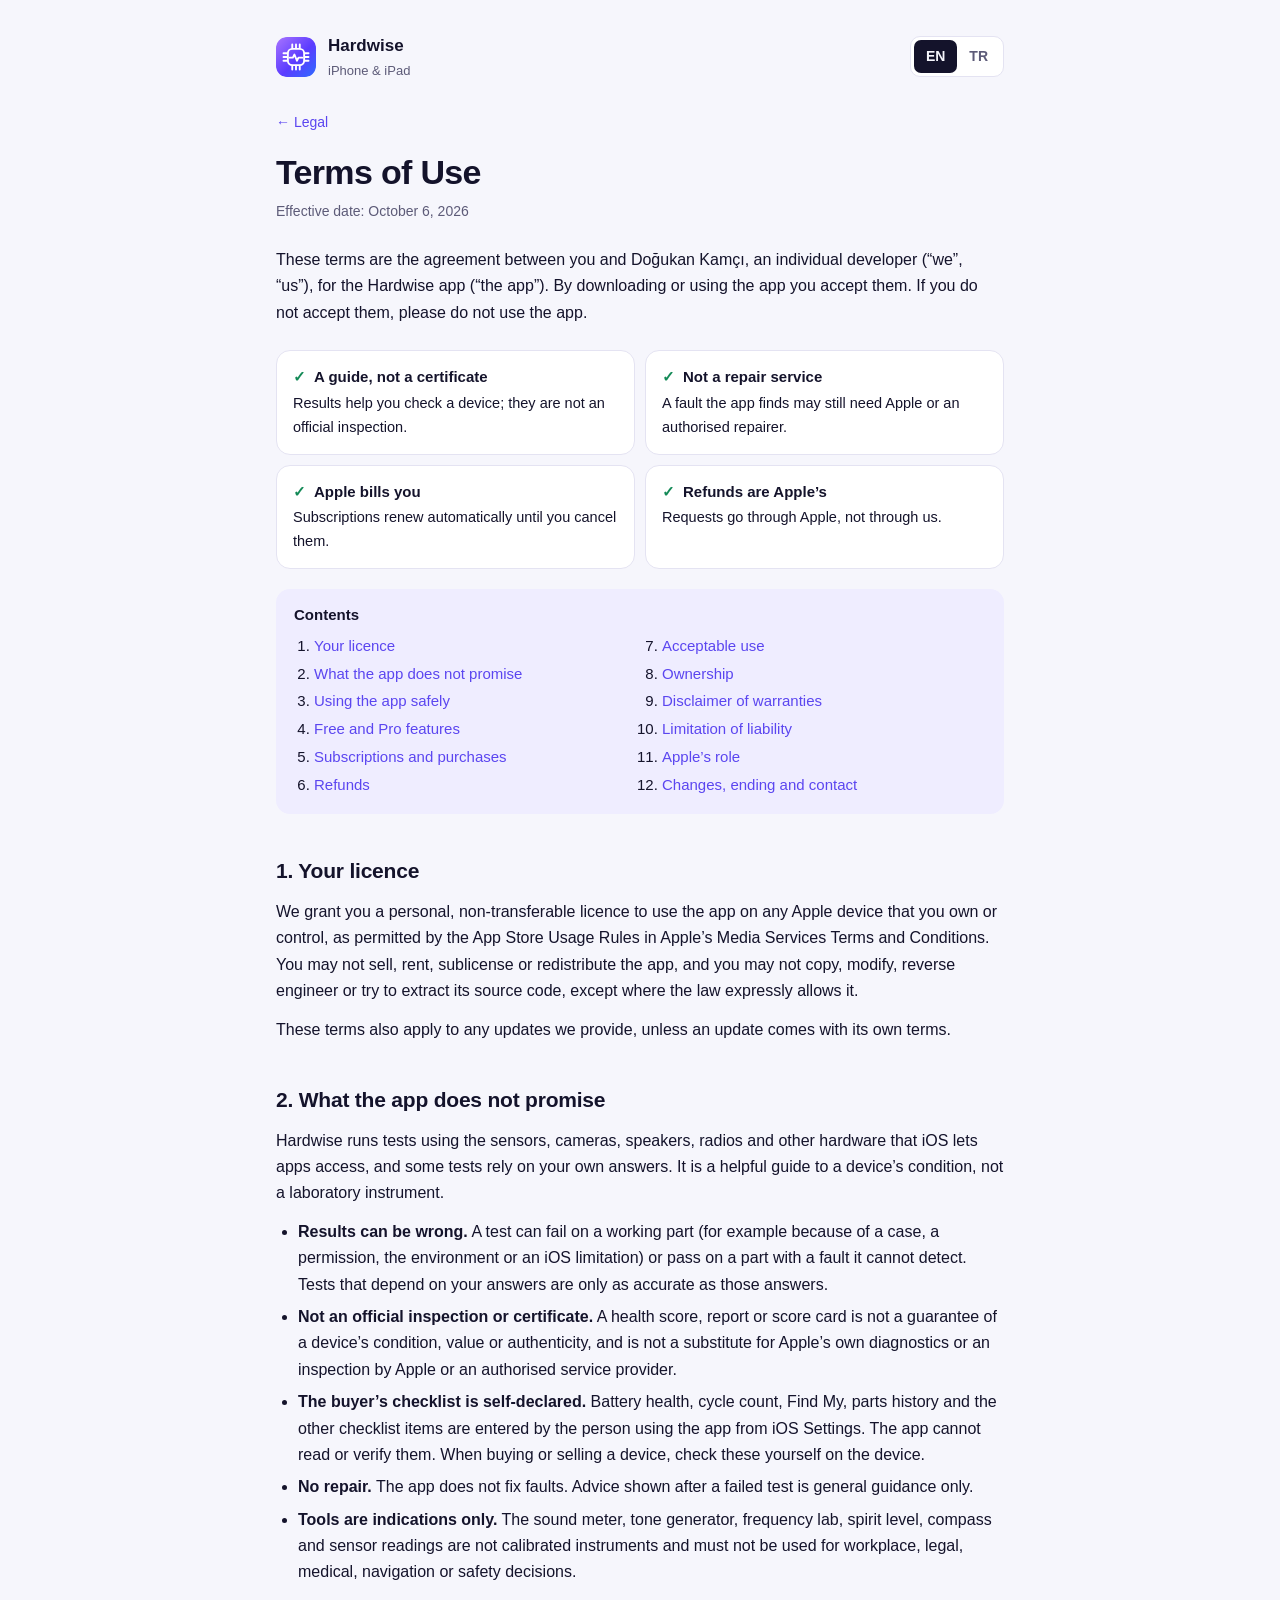
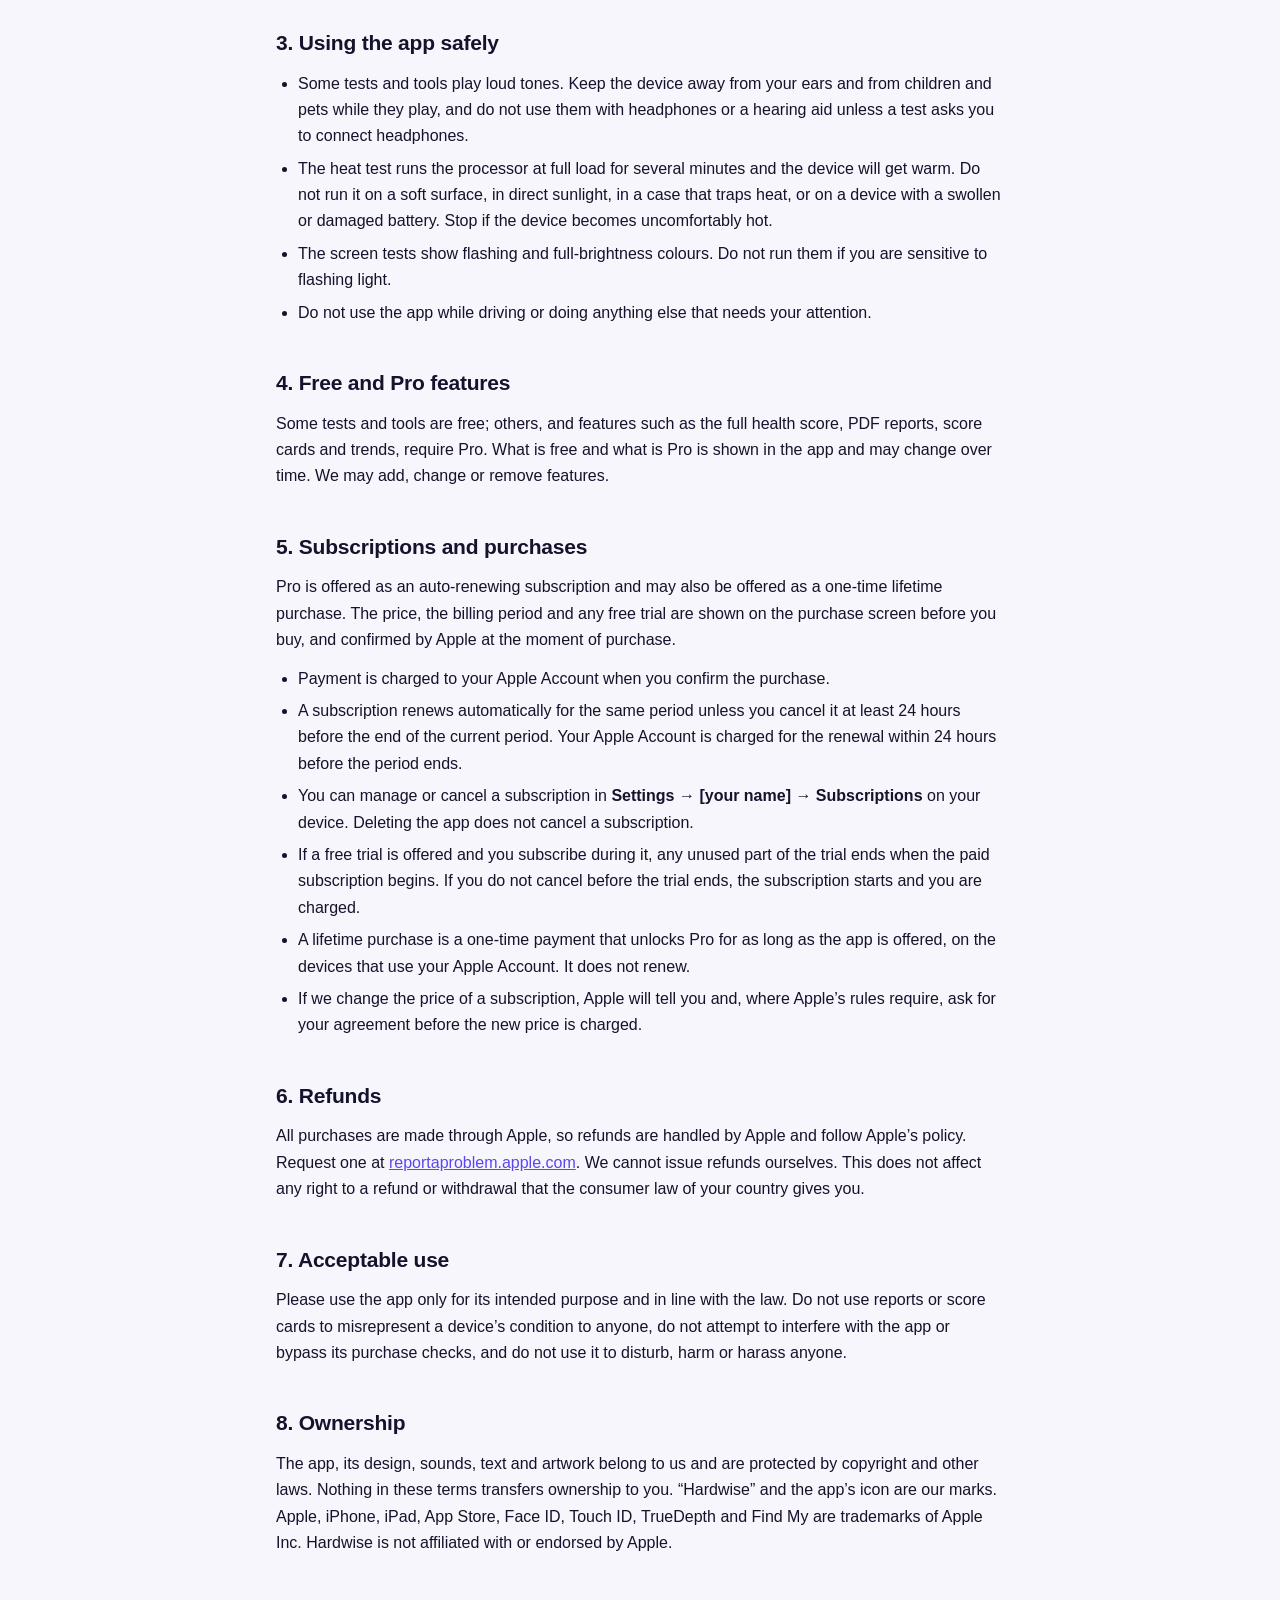
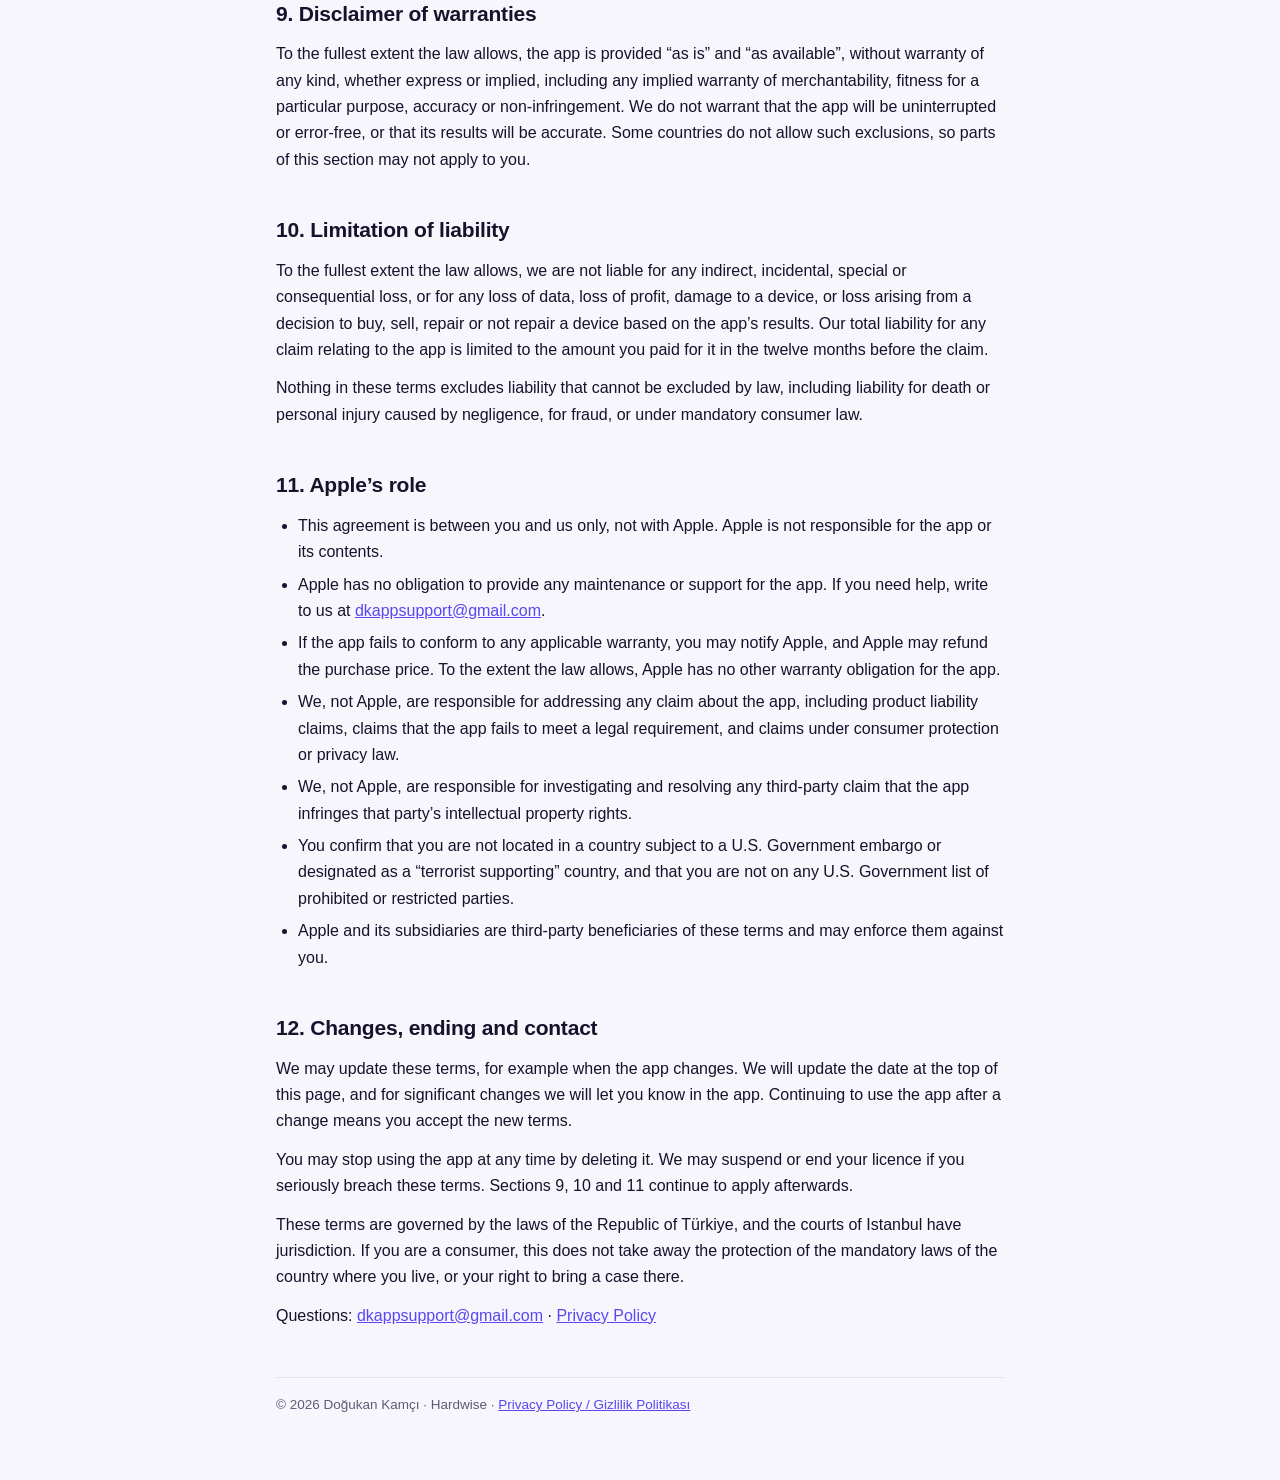
<file: terms/index.html>
<!doctype html>
<html lang="en">
<head>
  <meta charset="utf-8">
  <meta name="viewport" content="width=device-width, initial-scale=1">
  <title>Hardwise Terms of Use</title>
  <meta name="description" content="Terms of use for the Hardwise iOS app.">
  <link rel="stylesheet" href="../styles.css">
  <script>
    // English unless the reader's browser prefers Turkish or the URL says ?lang=tr / #tr.
    (function () {
      var q = (location.search.match(/lang=(\w+)/) || [])[1] || location.hash.slice(1);
      var pick = q === 'tr' || q === 'en' ? q : ((navigator.language || '').toLowerCase().indexOf('tr') === 0 ? 'tr' : 'en');
      document.documentElement.lang = pick;
    })();
  </script>
</head>
<body>
<div class="wrap">
  <header>
    <div class="brand">
      <svg width="40" height="40" viewBox="0 0 64 64" aria-hidden="true">
        <defs><linearGradient id="g" x1="0" y1="0" x2="1" y2="1"><stop offset="0" stop-color="#a874ff"/><stop offset=".55" stop-color="#5b3cff"/><stop offset="1" stop-color="#2f6bff"/></linearGradient></defs>
        <rect width="64" height="64" rx="15" fill="url(#g)"/>
        <g stroke="#fff" stroke-width="3" stroke-linecap="round" fill="none">
          <rect x="19" y="19" width="26" height="26" rx="7"/>
          <path d="M26 12v6M32 12v6M38 12v6M26 46v6M32 46v6M38 46v6M12 26h6M12 32h6M12 38h6M46 26h6M46 32h6M46 38h6"/>
          <path d="M22 33h5l2.5-5 4 10 2.5-5h6" stroke-linejoin="round"/>
        </g>
      </svg>
      <div>
        <div class="brand-name">Hardwise</div>
        <div class="brand-sub">iPhone &amp; iPad</div>
      </div>
    </div>
    <div class="lang" role="group" aria-label="Language">
      <button type="button" data-set="en">EN</button>
      <button type="button" data-set="tr">TR</button>
    </div>
  </header>

  <article data-lang="en">
    <a class="back" href="../">← Legal</a>
    <h1>Terms of Use</h1>
    <div class="meta">Effective date: October 6, 2026</div>

    <p>These terms are the agreement between you and Doğukan Kamçı, an individual developer (“we”, “us”), for the Hardwise app (“the app”). By downloading or using the app you accept them. If you do not accept them, please do not use the app.</p>

    <div class="glance">
      <div><b>A guide, not a certificate</b>Results help you check a device; they are not an official inspection.</div>
      <div><b>Not a repair service</b>A fault the app finds may still need Apple or an authorised repairer.</div>
      <div><b>Apple bills you</b>Subscriptions renew automatically until you cancel them.</div>
      <div><b>Refunds are Apple’s</b>Requests go through Apple, not through us.</div>
    </div>

    <nav class="toc">
      <strong>Contents</strong>
      <ol>
        <li><a href="#en-licence">Your licence</a></li>
        <li><a href="#en-promise">What the app does not promise</a></li>
        <li><a href="#en-safety">Using the app safely</a></li>
        <li><a href="#en-free">Free and Pro features</a></li>
        <li><a href="#en-billing">Subscriptions and purchases</a></li>
        <li><a href="#en-refunds">Refunds</a></li>
        <li><a href="#en-use">Acceptable use</a></li>
        <li><a href="#en-own">Ownership</a></li>
        <li><a href="#en-warranty">Disclaimer of warranties</a></li>
        <li><a href="#en-liability">Limitation of liability</a></li>
        <li><a href="#en-apple">Apple’s role</a></li>
        <li><a href="#en-changes">Changes, ending and contact</a></li>
      </ol>
    </nav>

    <h2 id="en-licence">1. Your licence</h2>
    <p>We grant you a personal, non-transferable licence to use the app on any Apple device that you own or control, as permitted by the App Store Usage Rules in Apple’s Media Services Terms and Conditions. You may not sell, rent, sublicense or redistribute the app, and you may not copy, modify, reverse engineer or try to extract its source code, except where the law expressly allows it.</p>
    <p>These terms also apply to any updates we provide, unless an update comes with its own terms.</p>

    <h2 id="en-promise">2. What the app does not promise</h2>
    <p>Hardwise runs tests using the sensors, cameras, speakers, radios and other hardware that iOS lets apps access, and some tests rely on your own answers. It is a helpful guide to a device’s condition, not a laboratory instrument.</p>
    <ul>
      <li><b>Results can be wrong.</b> A test can fail on a working part (for example because of a case, a permission, the environment or an iOS limitation) or pass on a part with a fault it cannot detect. Tests that depend on your answers are only as accurate as those answers.</li>
      <li><b>Not an official inspection or certificate.</b> A health score, report or score card is not a guarantee of a device’s condition, value or authenticity, and is not a substitute for Apple’s own diagnostics or an inspection by Apple or an authorised service provider.</li>
      <li><b>The buyer’s checklist is self-declared.</b> Battery health, cycle count, Find My, parts history and the other checklist items are entered by the person using the app from iOS Settings. The app cannot read or verify them. When buying or selling a device, check these yourself on the device.</li>
      <li><b>No repair.</b> The app does not fix faults. Advice shown after a failed test is general guidance only.</li>
      <li><b>Tools are indications only.</b> The sound meter, tone generator, frequency lab, spirit level, compass and sensor readings are not calibrated instruments and must not be used for workplace, legal, medical, navigation or safety decisions.</li>
    </ul>

    <h2 id="en-safety">3. Using the app safely</h2>
    <ul>
      <li>Some tests and tools play loud tones. Keep the device away from your ears and from children and pets while they play, and do not use them with headphones or a hearing aid unless a test asks you to connect headphones.</li>
      <li>The heat test runs the processor at full load for several minutes and the device will get warm. Do not run it on a soft surface, in direct sunlight, in a case that traps heat, or on a device with a swollen or damaged battery. Stop if the device becomes uncomfortably hot.</li>
      <li>The screen tests show flashing and full-brightness colours. Do not run them if you are sensitive to flashing light.</li>
      <li>Do not use the app while driving or doing anything else that needs your attention.</li>
    </ul>

    <h2 id="en-free">4. Free and Pro features</h2>
    <p>Some tests and tools are free; others, and features such as the full health score, PDF reports, score cards and trends, require Pro. What is free and what is Pro is shown in the app and may change over time. We may add, change or remove features.</p>

    <h2 id="en-billing">5. Subscriptions and purchases</h2>
    <p>Pro is offered as an auto-renewing subscription and may also be offered as a one-time lifetime purchase. The price, the billing period and any free trial are shown on the purchase screen before you buy, and confirmed by Apple at the moment of purchase.</p>
    <ul>
      <li>Payment is charged to your Apple Account when you confirm the purchase.</li>
      <li>A subscription renews automatically for the same period unless you cancel it at least 24 hours before the end of the current period. Your Apple Account is charged for the renewal within 24 hours before the period ends.</li>
      <li>You can manage or cancel a subscription in <b>Settings → [your name] → Subscriptions</b> on your device. Deleting the app does not cancel a subscription.</li>
      <li>If a free trial is offered and you subscribe during it, any unused part of the trial ends when the paid subscription begins. If you do not cancel before the trial ends, the subscription starts and you are charged.</li>
      <li>A lifetime purchase is a one-time payment that unlocks Pro for as long as the app is offered, on the devices that use your Apple Account. It does not renew.</li>
      <li>If we change the price of a subscription, Apple will tell you and, where Apple’s rules require, ask for your agreement before the new price is charged.</li>
    </ul>

    <h2 id="en-refunds">6. Refunds</h2>
    <p>All purchases are made through Apple, so refunds are handled by Apple and follow Apple’s policy. Request one at <a href="https://reportaproblem.apple.com">reportaproblem.apple.com</a>. We cannot issue refunds ourselves. This does not affect any right to a refund or withdrawal that the consumer law of your country gives you.</p>

    <h2 id="en-use">7. Acceptable use</h2>
    <p>Please use the app only for its intended purpose and in line with the law. Do not use reports or score cards to misrepresent a device’s condition to anyone, do not attempt to interfere with the app or bypass its purchase checks, and do not use it to disturb, harm or harass anyone.</p>

    <h2 id="en-own">8. Ownership</h2>
    <p>The app, its design, sounds, text and artwork belong to us and are protected by copyright and other laws. Nothing in these terms transfers ownership to you. “Hardwise” and the app’s icon are our marks. Apple, iPhone, iPad, App Store, Face ID, Touch ID, TrueDepth and Find My are trademarks of Apple Inc. Hardwise is not affiliated with or endorsed by Apple.</p>

    <h2 id="en-warranty">9. Disclaimer of warranties</h2>
    <p>To the fullest extent the law allows, the app is provided “as is” and “as available”, without warranty of any kind, whether express or implied, including any implied warranty of merchantability, fitness for a particular purpose, accuracy or non-infringement. We do not warrant that the app will be uninterrupted or error-free, or that its results will be accurate. Some countries do not allow such exclusions, so parts of this section may not apply to you.</p>

    <h2 id="en-liability">10. Limitation of liability</h2>
    <p>To the fullest extent the law allows, we are not liable for any indirect, incidental, special or consequential loss, or for any loss of data, loss of profit, damage to a device, or loss arising from a decision to buy, sell, repair or not repair a device based on the app’s results. Our total liability for any claim relating to the app is limited to the amount you paid for it in the twelve months before the claim.</p>
    <p>Nothing in these terms excludes liability that cannot be excluded by law, including liability for death or personal injury caused by negligence, for fraud, or under mandatory consumer law.</p>

    <h2 id="en-apple">11. Apple’s role</h2>
    <ul>
      <li>This agreement is between you and us only, not with Apple. Apple is not responsible for the app or its contents.</li>
      <li>Apple has no obligation to provide any maintenance or support for the app. If you need help, write to us at <a href="mailto:dkappsupport@gmail.com">dkappsupport@gmail.com</a>.</li>
      <li>If the app fails to conform to any applicable warranty, you may notify Apple, and Apple may refund the purchase price. To the extent the law allows, Apple has no other warranty obligation for the app.</li>
      <li>We, not Apple, are responsible for addressing any claim about the app, including product liability claims, claims that the app fails to meet a legal requirement, and claims under consumer protection or privacy law.</li>
      <li>We, not Apple, are responsible for investigating and resolving any third-party claim that the app infringes that party’s intellectual property rights.</li>
      <li>You confirm that you are not located in a country subject to a U.S. Government embargo or designated as a “terrorist supporting” country, and that you are not on any U.S. Government list of prohibited or restricted parties.</li>
      <li>Apple and its subsidiaries are third-party beneficiaries of these terms and may enforce them against you.</li>
    </ul>

    <h2 id="en-changes">12. Changes, ending and contact</h2>
    <p>We may update these terms, for example when the app changes. We will update the date at the top of this page, and for significant changes we will let you know in the app. Continuing to use the app after a change means you accept the new terms.</p>
    <p>You may stop using the app at any time by deleting it. We may suspend or end your licence if you seriously breach these terms. Sections 9, 10 and 11 continue to apply afterwards.</p>
    <p>These terms are governed by the laws of the Republic of Türkiye, and the courts of Istanbul have jurisdiction. If you are a consumer, this does not take away the protection of the mandatory laws of the country where you live, or your right to bring a case there.</p>
    <p>Questions: <a href="mailto:dkappsupport@gmail.com">dkappsupport@gmail.com</a> · <a href="../privacy/">Privacy Policy</a></p>
  </article>

  <article data-lang="tr">
    <a class="back" href="../">← Yasal</a>
    <h1>Kullanım Koşulları</h1>
    <div class="meta">Yürürlük tarihi: 6 Ekim 2026</div>

    <p>Bu koşullar, Hardwise uygulaması (“uygulama”) bakımından sizinle bireysel geliştirici Doğukan Kamçı (“biz”) arasındaki sözleşmedir. Uygulamayı indirerek veya kullanarak bu koşulları kabul etmiş olursunuz. Kabul etmiyorsanız lütfen uygulamayı kullanmayın.</p>

    <div class="glance">
      <div><b>Rehberdir, sertifika değildir</b>Sonuçlar bir cihazı kontrol etmenize yardımcı olur; resmî bir ekspertiz değildir.</div>
      <div><b>Tamir hizmeti değildir</b>Uygulamanın bulduğu bir arıza yine de Apple’a veya yetkili servise gitmeyi gerektirebilir.</div>
      <div><b>Ödemeyi Apple alır</b>Abonelikler siz iptal edene kadar otomatik olarak yenilenir.</div>
      <div><b>İadeler Apple’dandır</b>Talepler bizim üzerimizden değil, Apple üzerinden yapılır.</div>
    </div>

    <nav class="toc">
      <strong>İçindekiler</strong>
      <ol>
        <li><a href="#tr-licence">Lisansınız</a></li>
        <li><a href="#tr-promise">Uygulamanın vaat etmedikleri</a></li>
        <li><a href="#tr-safety">Uygulamayı güvenle kullanmak</a></li>
        <li><a href="#tr-free">Ücretsiz ve Pro özellikler</a></li>
        <li><a href="#tr-billing">Abonelikler ve satın almalar</a></li>
        <li><a href="#tr-refunds">İadeler</a></li>
        <li><a href="#tr-use">Kabul edilebilir kullanım</a></li>
        <li><a href="#tr-own">Mülkiyet</a></li>
        <li><a href="#tr-warranty">Garanti reddi</a></li>
        <li><a href="#tr-liability">Sorumluluğun sınırlandırılması</a></li>
        <li><a href="#tr-apple">Apple’ın rolü</a></li>
        <li><a href="#tr-changes">Değişiklikler, sona erme ve iletişim</a></li>
      </ol>
    </nav>

    <h2 id="tr-licence">1. Lisansınız</h2>
    <p>Size, Apple’ın Medya Hizmetleri Hüküm ve Koşulları’ndaki App Store Kullanım Kuralları’nın izin verdiği şekilde, sahip olduğunuz veya kontrol ettiğiniz Apple cihazlarında uygulamayı kullanmanız için kişisel ve devredilemez bir lisans veriyoruz. Uygulamayı satamaz, kiralayamaz, alt lisansla veremez veya yeniden dağıtamazsınız; kanunun açıkça izin verdiği durumlar dışında kopyalayamaz, değiştiremez, tersine mühendislik yapamaz veya kaynak kodunu çıkarmaya çalışamazsınız.</p>
    <p>Bu koşullar, kendi koşullarıyla birlikte gelmedikçe sağladığımız güncellemeler için de geçerlidir.</p>

    <h2 id="tr-promise">2. Uygulamanın vaat etmedikleri</h2>
    <p>Hardwise, iOS’un uygulamalara erişim izni verdiği sensörleri, kameraları, hoparlörleri, radyoları ve diğer donanımı kullanarak testler yapar; bazı testler sizin yanıtlarınıza dayanır. Bir cihazın durumu hakkında faydalı bir rehberdir, laboratuvar cihazı değildir.</p>
    <ul>
      <li><b>Sonuçlar hatalı olabilir.</b> Bir test, çalışan bir parçada (örneğin kılıf, izin, ortam veya bir iOS sınırlaması yüzünden) başarısız olabilir ya da algılayamadığı bir arızası olan parçada başarılı görünebilir. Yanıtlarınıza dayanan testler, ancak bu yanıtlar kadar doğrudur.</li>
      <li><b>Resmî ekspertiz veya sertifika değildir.</b> Sağlık puanı, rapor veya puan kartı bir cihazın durumu, değeri ya da orijinalliği için garanti değildir; Apple’ın kendi tanılamalarının veya Apple ya da yetkili servis tarafından yapılan bir incelemenin yerini tutmaz.</li>
      <li><b>Alıcı kontrol listesi beyana dayanır.</b> Pil sağlığı, döngü sayısı, Bul, parça geçmişi ve listedeki diğer maddeler, uygulamayı kullanan kişi tarafından iOS Ayarları’ndan girilir. Uygulama bunları okuyamaz veya doğrulayamaz. Bir cihaz alırken veya satarken bunları cihaz üzerinde kendiniz kontrol edin.</li>
      <li><b>Tamir yapmaz.</b> Uygulama arızaları gidermez. Başarısız bir testten sonra gösterilen öneriler yalnızca genel bilgilendirmedir.</li>
      <li><b>Araçlar yalnızca fikir verir.</b> Ses ölçer, ton üreteci, frekans laboratuvarı, su terazisi, pusula ve sensör değerleri kalibre edilmiş ölçüm aletleri değildir; iş yeri, hukuki, tıbbi, navigasyon veya güvenlik kararları için kullanılmamalıdır.</li>
    </ul>

    <h2 id="tr-safety">3. Uygulamayı güvenle kullanmak</h2>
    <ul>
      <li>Bazı testler ve araçlar yüksek sesli tonlar çalar. Çalarken cihazı kulaklarınızdan, çocuklardan ve evcil hayvanlardan uzak tutun; bir test kulaklık bağlamanızı istemedikçe kulaklık veya işitme cihazıyla kullanmayın.</li>
      <li>Isınma testi işlemciyi birkaç dakika tam yükte çalıştırır ve cihaz ısınır. Yumuşak bir yüzeyde, doğrudan güneş altında, ısıyı hapseden bir kılıfta veya pili şişmiş ya da hasarlı bir cihazda çalıştırmayın. Cihaz rahatsız edici derecede ısınırsa durdurun.</li>
      <li>Ekran testleri yanıp sönen ve tam parlaklıkta renkler gösterir. Yanıp sönen ışığa duyarlıysanız bunları çalıştırmayın.</li>
      <li>Uygulamayı araç kullanırken veya dikkat gerektiren başka bir iş yaparken kullanmayın.</li>
    </ul>

    <h2 id="tr-free">4. Ücretsiz ve Pro özellikler</h2>
    <p>Bazı testler ve araçlar ücretsizdir; diğerleri ve tam sağlık puanı, PDF raporlar, puan kartları ve eğilimler gibi özellikler Pro gerektirir. Neyin ücretsiz, neyin Pro olduğu uygulamada gösterilir ve zamanla değişebilir. Özellik ekleyebilir, değiştirebilir veya kaldırabiliriz.</p>

    <h2 id="tr-billing">5. Abonelikler ve satın almalar</h2>
    <p>Pro, otomatik yenilenen bir abonelik olarak ve tek seferlik ömür boyu satın alma olarak da sunulabilir. Fiyat, faturalama dönemi ve varsa ücretsiz deneme, satın almadan önce satın alma ekranında gösterilir ve satın alma anında Apple tarafından onaylanır.</p>
    <ul>
      <li>Ödeme, satın almayı onayladığınızda Apple Hesabınızdan alınır.</li>
      <li>Abonelik, mevcut dönemin bitiminden en az 24 saat önce iptal edilmedikçe aynı süre için otomatik olarak yenilenir. Yenileme ücreti dönemin bitiminden önceki 24 saat içinde Apple Hesabınızdan alınır.</li>
      <li>Aboneliğinizi cihazınızda <b>Ayarlar → [adınız] → Abonelikler</b> bölümünden yönetebilir veya iptal edebilirsiniz. Uygulamayı silmek aboneliği iptal etmez.</li>
      <li>Ücretsiz deneme sunuluyorsa ve deneme sırasında abone olursanız, denemenin kullanılmayan kısmı ücretli abonelik başladığında sona erer. Deneme bitmeden iptal etmezseniz abonelik başlar ve ücretlendirilirsiniz.</li>
      <li>Ömür boyu satın alma, uygulama sunulduğu sürece Apple Hesabınızı kullanan cihazlarda Pro’yu açan tek seferlik bir ödemedir. Yenilenmez.</li>
      <li>Bir aboneliğin fiyatını değiştirirsek Apple bunu size bildirir ve Apple’ın kurallarının gerektirdiği durumlarda yeni fiyat alınmadan önce onayınızı ister.</li>
    </ul>

    <h2 id="tr-refunds">6. İadeler</h2>
    <p>Tüm satın almalar Apple üzerinden yapıldığı için iadeler Apple tarafından ve Apple’ın politikasına göre yürütülür. Talebinizi <a href="https://reportaproblem.apple.com">reportaproblem.apple.com</a> adresinden iletebilirsiniz. Kendimiz iade yapamayız. Bu, ülkenizin tüketici mevzuatının size tanıdığı iade veya cayma haklarını etkilemez.</p>

    <h2 id="tr-use">7. Kabul edilebilir kullanım</h2>
    <p>Lütfen uygulamayı yalnızca amacına uygun ve kanunlara uygun şekilde kullanın. Raporları veya puan kartlarını bir cihazın durumunu kimseye yanlış göstermek için kullanmayın, uygulamaya müdahale etmeye veya satın alma kontrollerini aşmaya çalışmayın ve onu kimseyi rahatsız etmek, zarar vermek veya taciz etmek için kullanmayın.</p>

    <h2 id="tr-own">8. Mülkiyet</h2>
    <p>Uygulama, tasarımı, sesleri, metinleri ve görselleri bize aittir ve telif hakkı ile diğer kanunlarla korunur. Bu koşullardaki hiçbir şey mülkiyeti size devretmez. “Hardwise” ve uygulamanın ikonu bizim markalarımızdır. Apple, iPhone, iPad, App Store, Face ID, Touch ID, TrueDepth ve Bul (Find My), Apple Inc.’in ticari markalarıdır. Hardwise, Apple ile bağlantılı değildir ve Apple tarafından onaylanmamıştır.</p>

    <h2 id="tr-warranty">9. Garanti reddi</h2>
    <p>Kanunun izin verdiği en geniş ölçüde uygulama “olduğu gibi” ve “mevcut olduğu şekilde”, ticari elverişlilik, belirli bir amaca uygunluk, doğruluk veya ihlal etmeme dahil olmak üzere açık ya da örtülü hiçbir garanti olmaksızın sunulur. Uygulamanın kesintisiz veya hatasız çalışacağını ya da sonuçlarının doğru olacağını garanti etmeyiz. Bazı ülkeler bu tür istisnalara izin vermez; bu nedenle bu bölümün bazı kısımları sizin için geçerli olmayabilir.</p>

    <h2 id="tr-liability">10. Sorumluluğun sınırlandırılması</h2>
    <p>Kanunun izin verdiği en geniş ölçüde; dolaylı, arızi, özel veya sonuç olarak ortaya çıkan zararlardan, veri veya kâr kaybından, cihaz hasarından ya da uygulamanın sonuçlarına dayanarak bir cihazı alma, satma, tamir ettirme veya ettirmeme kararından doğan kayıplardan sorumlu değiliz. Uygulamayla ilgili herhangi bir talep için toplam sorumluluğumuz, talepten önceki on iki ay içinde uygulama için ödediğiniz tutarla sınırlıdır.</p>
    <p>Bu koşullardaki hiçbir şey; ihmalden kaynaklanan ölüm veya yaralanma, dolandırıcılık ya da emredici tüketici mevzuatı kapsamındaki sorumluluk gibi kanunen hariç tutulamayan sorumlulukları ortadan kaldırmaz.</p>

    <h2 id="tr-apple">11. Apple’ın rolü</h2>
    <ul>
      <li>Bu sözleşme Apple ile değil, yalnızca sizinle bizim aramızdadır. Apple uygulamadan veya içeriğinden sorumlu değildir.</li>
      <li>Apple’ın uygulama için bakım veya destek sağlama yükümlülüğü yoktur. Yardıma ihtiyacınız olursa bize <a href="mailto:dkappsupport@gmail.com">dkappsupport@gmail.com</a> adresinden yazın.</li>
      <li>Uygulama geçerli bir garantiye uymazsa Apple’a bildirebilirsiniz; Apple satın alma bedelini iade edebilir. Kanunun izin verdiği ölçüde Apple’ın uygulama için başka bir garanti yükümlülüğü yoktur.</li>
      <li>Ürün sorumluluğu talepleri, uygulamanın yasal bir gerekliliği karşılamadığına dair talepler ve tüketici koruma veya gizlilik mevzuatı kapsamındaki talepler dahil olmak üzere uygulamayla ilgili her talebi Apple değil biz ele alırız.</li>
      <li>Uygulamanın üçüncü bir tarafın fikri mülkiyet haklarını ihlal ettiğine dair talepleri Apple değil biz inceler ve çözeriz.</li>
      <li>ABD Hükümeti ambargosuna tabi veya “teröre destek veren” ülke olarak belirlenmiş bir ülkede bulunmadığınızı ve ABD Hükümeti’nin yasaklı veya kısıtlı taraflar listelerinde yer almadığınızı onaylarsınız.</li>
      <li>Apple ve bağlı şirketleri bu koşulların üçüncü taraf lehtarlarıdır ve bunları size karşı uygulayabilir.</li>
    </ul>

    <h2 id="tr-changes">12. Değişiklikler, sona erme ve iletişim</h2>
    <p>Bu koşulları, örneğin uygulama değiştiğinde güncelleyebiliriz. Sayfanın üstündeki tarihi güncelleriz; önemli değişiklikleri uygulama içinde de bildiririz. Bir değişiklikten sonra uygulamayı kullanmaya devam etmeniz yeni koşulları kabul ettiğiniz anlamına gelir.</p>
    <p>Uygulamayı silerek istediğiniz zaman kullanmayı bırakabilirsiniz. Bu koşulları ciddi şekilde ihlal ederseniz lisansınızı askıya alabilir veya sona erdirebiliriz. 9, 10 ve 11. bölümler bundan sonra da geçerliliğini korur.</p>
    <p>Bu koşullar Türkiye Cumhuriyeti kanunlarına tabidir ve İstanbul mahkemeleri yetkilidir. Tüketiciyseniz bu, yaşadığınız ülkenin emredici kanunlarının size sağladığı korumayı veya orada dava açma hakkınızı ortadan kaldırmaz.</p>
    <p>Sorular: <a href="mailto:dkappsupport@gmail.com">dkappsupport@gmail.com</a> · <a href="../privacy/">Gizlilik Politikası</a></p>
  </article>

  <footer>© 2026 Doğukan Kamçı · Hardwise · <a href="../privacy/">Privacy Policy / Gizlilik Politikası</a></footer>
</div>

<script>
  (function () {
    var buttons = document.querySelectorAll('.lang button');
    function show(lang) {
      document.documentElement.lang = lang;
      document.title = lang === 'tr' ? 'Hardwise Kullanım Koşulları' : 'Hardwise Terms of Use';
      buttons.forEach(function (b) { b.setAttribute('aria-pressed', b.dataset.set === lang ? 'true' : 'false'); });
    }
    buttons.forEach(function (b) {
      b.addEventListener('click', function () {
        show(b.dataset.set);
        try { history.replaceState(null, '', '#' + b.dataset.set); } catch (_) {}
      });
    });
    show(document.documentElement.lang);
  })();
</script>
</body>
</html>
</file>
<file: styles.css>
:root {
      --bg: #f6f6fc;
      --surface: #ffffff;
      --text: #14132b;
      --muted: #5d5b78;
      --border: #e4e3f2;
      --accent: #5b46f0;
      --accent-soft: #efedff;
      --good: #148a57;
      color-scheme: light;
    }
    @media (prefers-color-scheme: dark) {
      :root:not([data-theme="light"]) {
        --bg: #0d0c1a;
        --surface: #17152b;
        --text: #ecebf7;
        --muted: #a19fbd;
        --border: #2a2747;
        --accent: #9b8cff;
        --accent-soft: #1f1b40;
        --good: #3fd796;
        color-scheme: dark;
      }
    }
    :root[data-theme="dark"] {
      --bg: #0d0c1a;
      --surface: #17152b;
      --text: #ecebf7;
      --muted: #a19fbd;
      --border: #2a2747;
      --accent: #9b8cff;
      --accent-soft: #1f1b40;
      --good: #3fd796;
      color-scheme: dark;
    }
    * { box-sizing: border-box; }
    html { -webkit-text-size-adjust: 100%; }
    body {
      margin: 0;
      background: var(--bg);
      color: var(--text);
      font: 16px/1.65 -apple-system, BlinkMacSystemFont, "SF Pro Text", "Segoe UI", Roboto, sans-serif;
      -webkit-font-smoothing: antialiased;
    }
    .wrap { max-width: 760px; margin: 0 auto; padding: 32px 16px 64px; }
    header { display: flex; align-items: center; justify-content: space-between; gap: 16px; margin-bottom: 28px; }
    .brand { display: flex; align-items: center; gap: 12px; }
    .brand svg { flex: none; border-radius: 11px; }
    .brand-name { font-weight: 700; font-size: 17px; }
    .brand-sub { color: var(--muted); font-size: 13px; }
    .lang { display: flex; background: var(--surface); border: 1px solid var(--border); border-radius: 10px; padding: 3px; }
    .lang button {
      border: 0; background: transparent; color: var(--muted); font: inherit; font-size: 14px; font-weight: 600;
      padding: 5px 12px; border-radius: 7px; cursor: pointer;
    }
    .lang button[aria-pressed="true"] { background: var(--text); color: var(--bg); }
    h1 { font-size: 34px; line-height: 1.15; letter-spacing: -0.02em; margin: 0 0 8px; }
    h2 { font-size: 21px; letter-spacing: -0.01em; margin: 40px 0 10px; scroll-margin-top: 16px; }
    h3 { font-size: 16px; margin: 22px 0 4px; }
    p, ul { margin: 0 0 12px; }
    ul { padding-left: 22px; }
    li { margin-bottom: 6px; }
    a { color: var(--accent); }
    .meta { color: var(--muted); font-size: 14px; margin-bottom: 24px; }
    .glance {
      display: grid; grid-template-columns: repeat(2, minmax(0, 1fr)); gap: 10px; margin: 24px 0 8px;
    }
    .glance div {
      background: var(--surface); border: 1px solid var(--border); border-radius: 14px; padding: 14px 16px; font-size: 14.5px;
    }
    .glance b { display: block; font-size: 15px; margin-bottom: 2px; }
    .glance b::before { content: "✓"; color: var(--good); margin-right: 8px; }
    .card {
      background: var(--surface); border: 1px solid var(--border); border-radius: 14px; padding: 4px 18px 8px; margin: 12px 0;
    }
    .toc { background: var(--accent-soft); border-radius: 14px; padding: 14px 18px; margin: 20px 0; font-size: 15px; }
    .toc ol { margin: 6px 0 0; padding-left: 20px; columns: 2; column-gap: 24px; }
    .toc li { margin-bottom: 3px; break-inside: avoid; }
    .toc a { text-decoration: none; }
    table { width: 100%; border-collapse: collapse; font-size: 14.5px; margin: 8px 0 14px; }
    th, td { text-align: left; vertical-align: top; padding: 10px 10px 10px 0; border-bottom: 1px solid var(--border); }
    th { color: var(--muted); font-weight: 600; font-size: 13px; }
    td:first-child { font-weight: 600; white-space: nowrap; }
    footer { margin-top: 48px; color: var(--muted); font-size: 13.5px; border-top: 1px solid var(--border); padding-top: 16px; }
    [data-lang] { display: none; }
    html[lang="en"] [data-lang="en"], html[lang="tr"] [data-lang="tr"] { display: block; }
    @media (max-width: 560px) {
      h1 { font-size: 28px; }
      .glance { grid-template-columns: 1fr; }
      .toc ol { columns: 1; }
      table, thead, tbody, tr, th, td { display: block; }
      thead { display: none; }
      td { border: 0; padding: 2px 0; }
      td:first-child { padding-top: 12px; white-space: normal; }
      tr { border-bottom: 1px solid var(--border); padding-bottom: 10px; }
    }

/* Landing page cards */
.pick { display: grid; gap: 12px; margin-top: 24px; }
.pick a {
  display: block; background: var(--surface); border: 1px solid var(--border); border-radius: 14px;
  padding: 18px 20px; text-decoration: none; color: inherit;
}
.pick a:hover { border-color: var(--accent); }
.pick b { display: block; font-size: 17px; margin-bottom: 2px; }
.pick span { color: var(--muted); font-size: 14.5px; }
.back { display: inline-block; margin-bottom: 18px; font-size: 14px; text-decoration: none; }

/* Support page */
.contact {
  display: block; background: var(--accent-soft); border: 1px solid var(--border); border-radius: 14px;
  padding: 20px; margin: 8px 0 12px;
}
.contact > b { display: block; font-size: 15px; color: var(--muted); margin-bottom: 4px; }
.contact-mail { display: inline-block; font-size: 22px; font-weight: 700; word-break: break-all; margin-bottom: 14px; }
.contact-button {
  display: block; width: fit-content; background: var(--accent); color: #fff; font-weight: 600;
  padding: 10px 18px; border-radius: 10px; text-decoration: none; margin-bottom: 14px;
}
.contact span { display: block; color: var(--muted); font-size: 14px; }
@media (prefers-color-scheme: dark) {
  :root:not([data-theme="light"]) .contact-button { color: #0d0c1a; }
}
:root[data-theme="dark"] .contact-button { color: #0d0c1a; }
</file>
